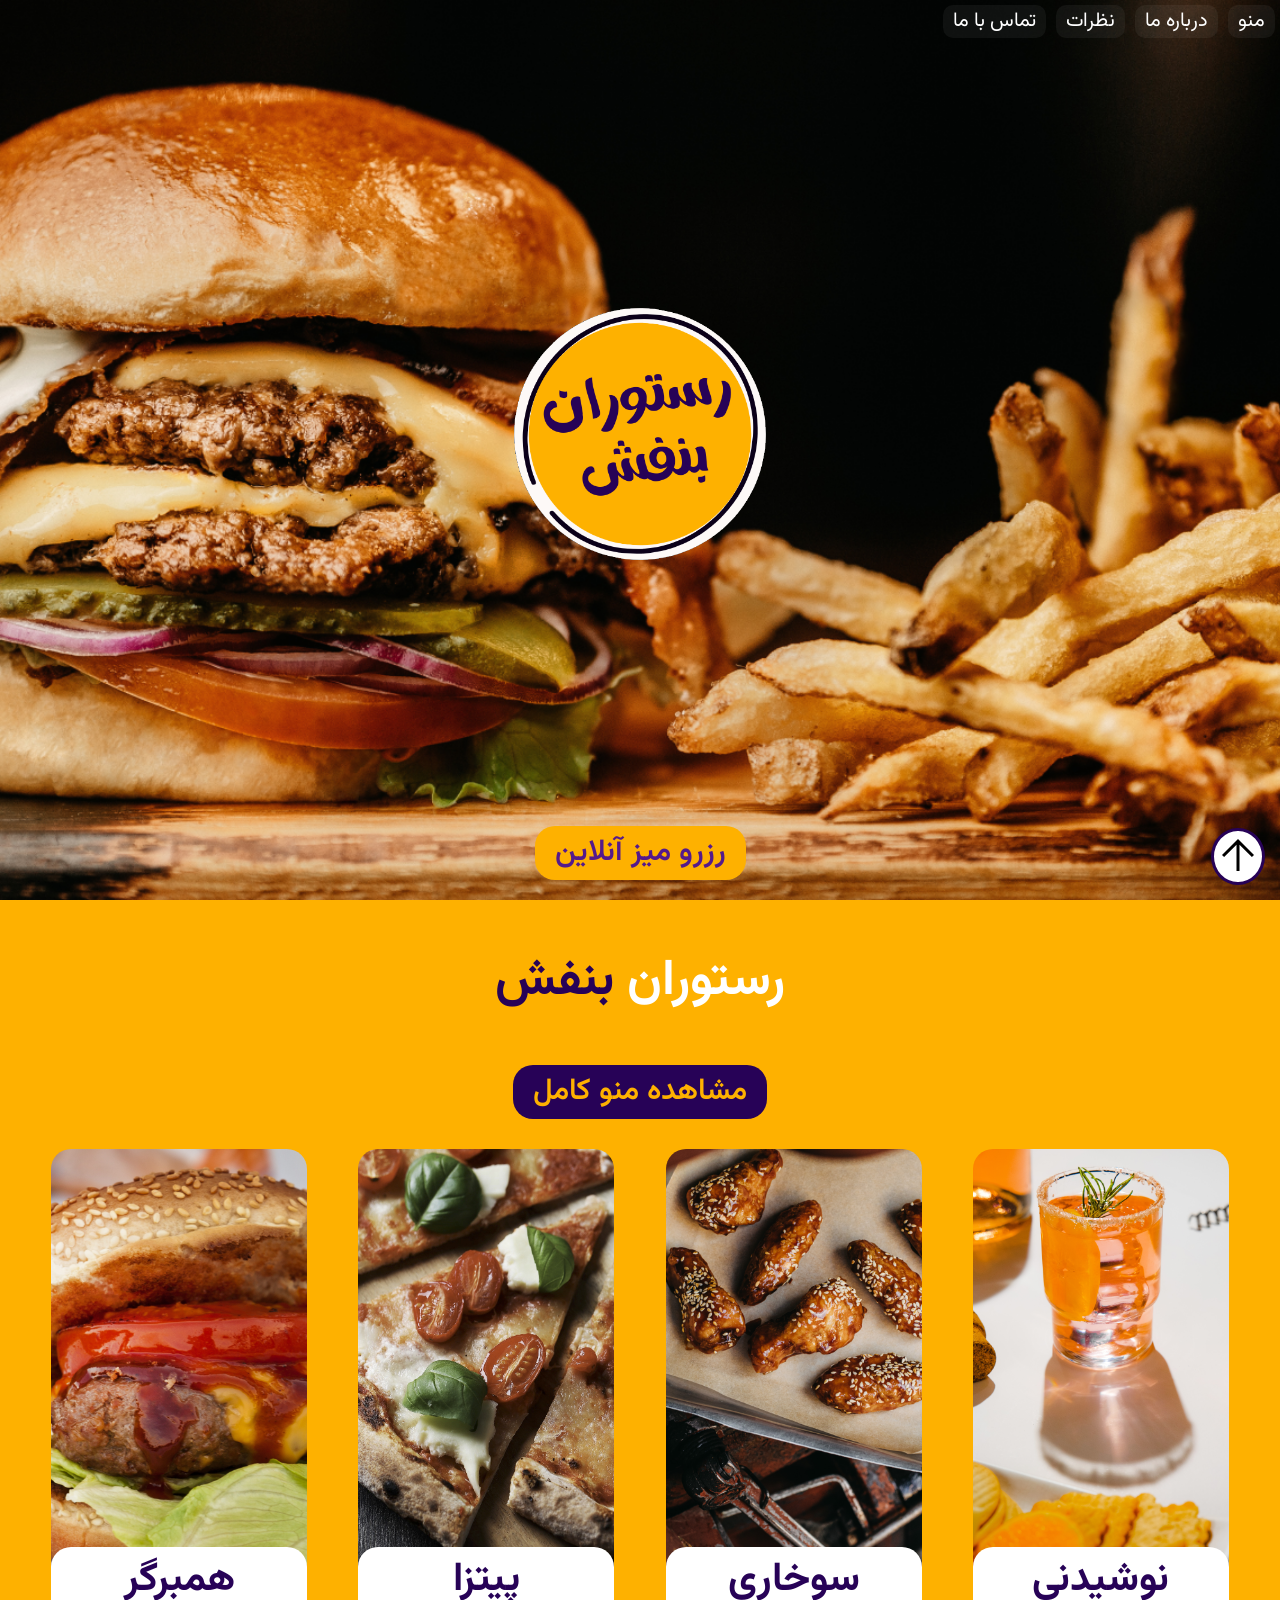
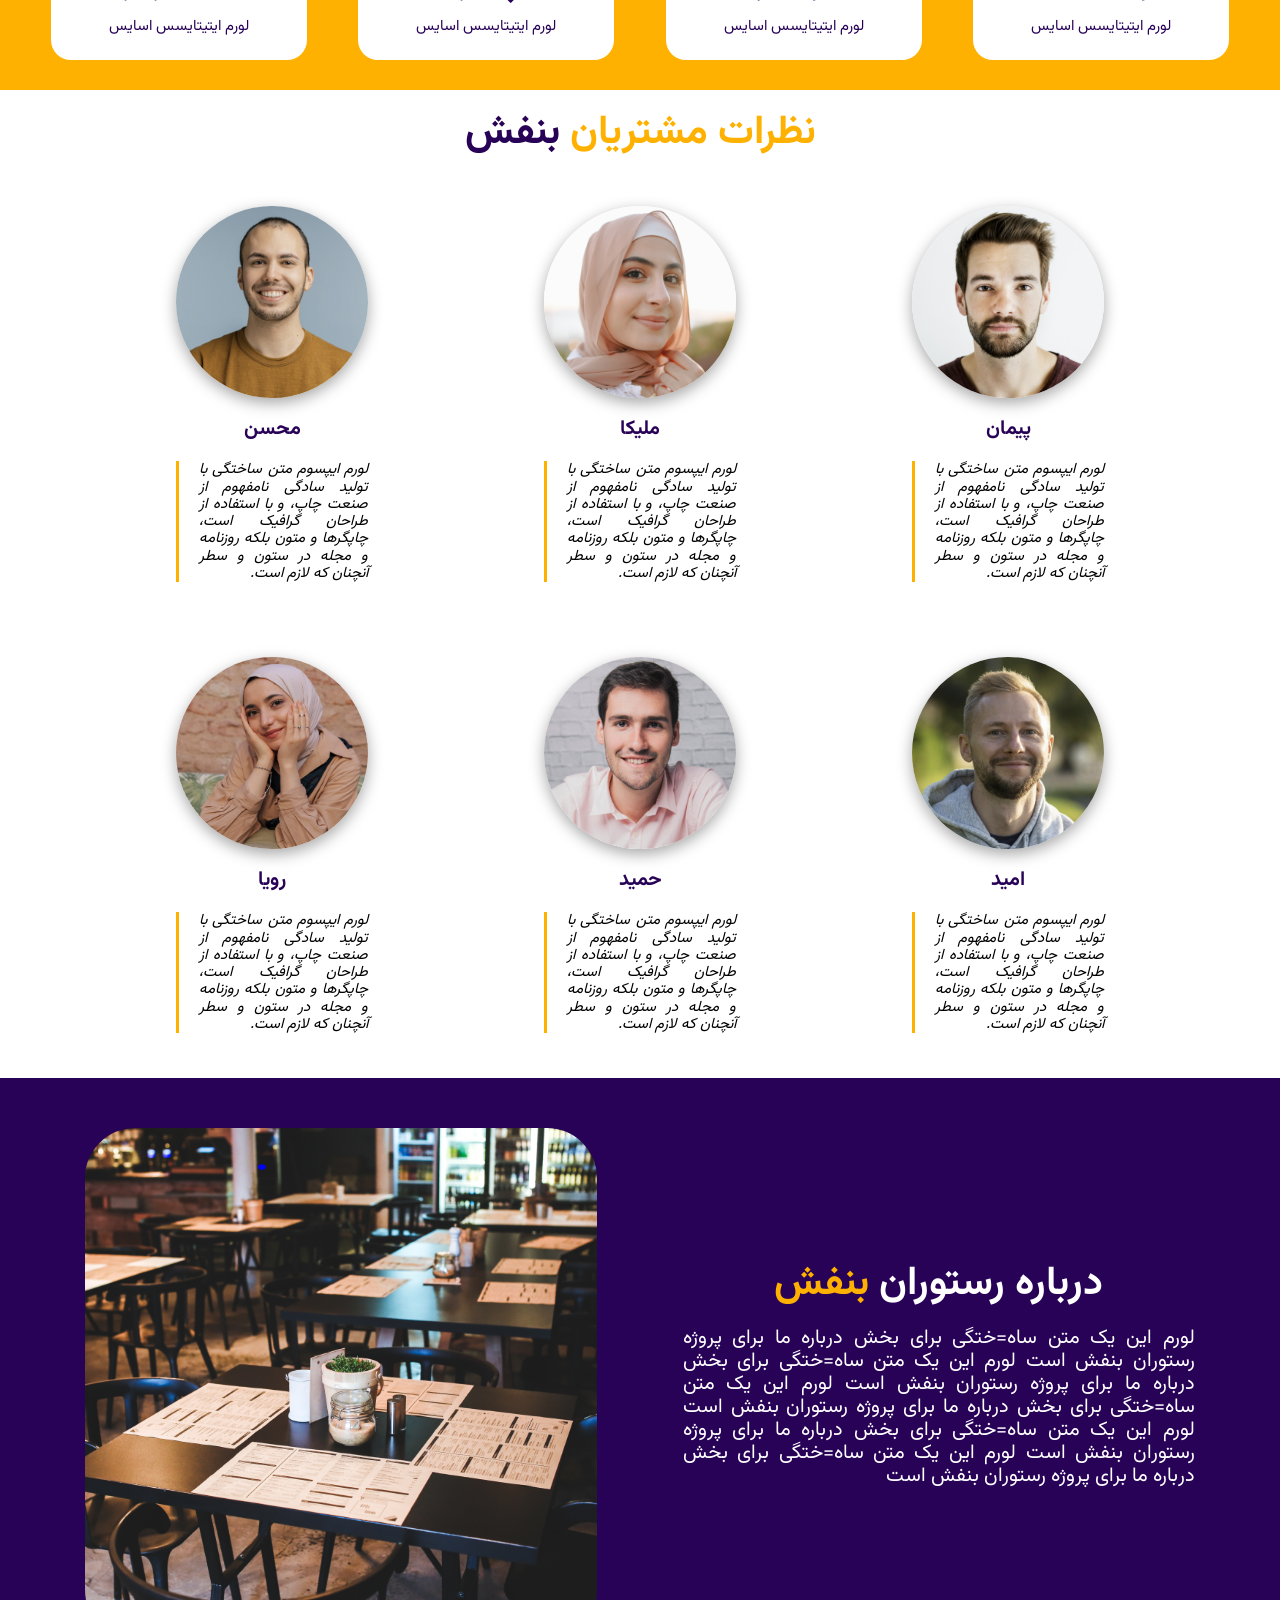
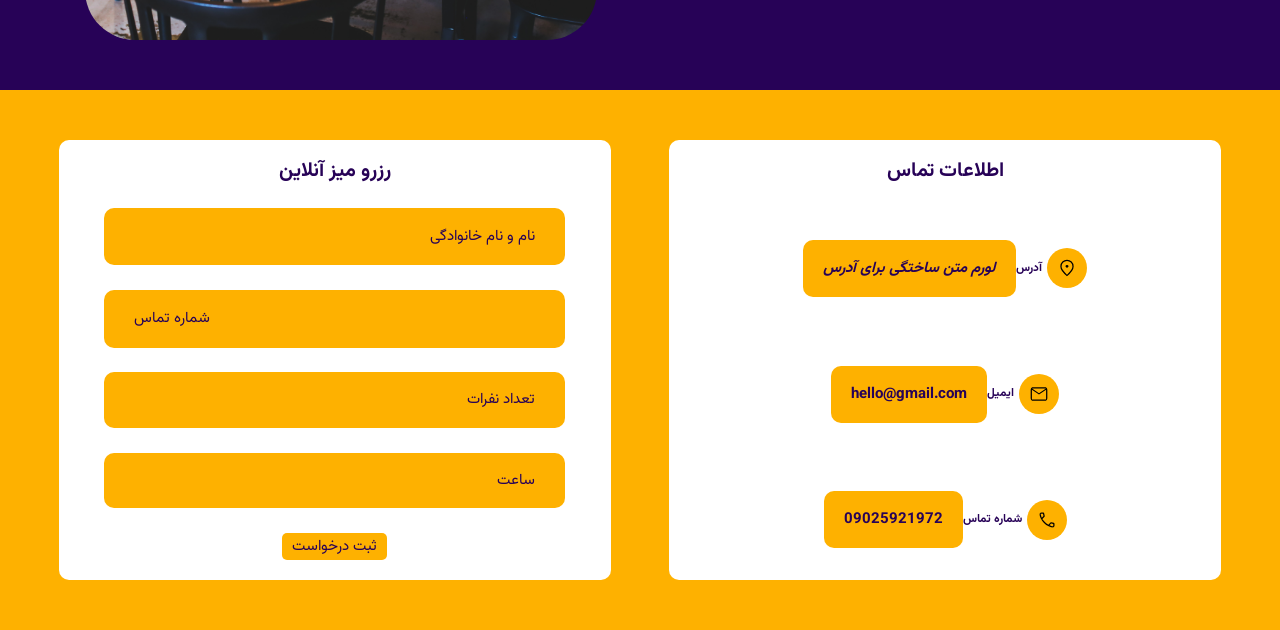
<file: banafsh-restuan/index.html>
<!DOCTYPE html>
<html lang="fa" dir="rtl">
  <head>
    <meta charset="UTF-8" />
    <meta name="viewport" content="width=device-width, initial-scale=1.0" />
    <title>پروژه</title>
    <link rel="stylesheet" href="./styles/style.css" />
    <link rel="stylesheet" href="./styles/normalize.css" />
    <link rel="shortcut icon" href="./images/fav.png" type="image/x-icon" />
  </head>
  <body>
    <header class="header" id="header">
      <nav class="navbar">
        <img src="./images/menu.png" alt="" class="burger" id="burger" />
        <a href="#menu" class="nav-item">منو</a>
        <a href="#about-us" class="nav-item">درباره ما</a>
        <a href="#comments" class="nav-item">نظرات</a>
        <a href="#footer" class="nav-item">تماس با ما</a>
      </nav>
      <img src="./images/banafsh-logo.png" alt="logo" class="logo" />
      <a href="" class="button">رزرو میز آنلاین</a>
    </header>
    <main>
      <section class="menu" id="menu">
        <h1>
          رستوران
          <span class="purple">بنفش</span>
        </h1>
        <a href="" class="button button-purple">مشاهده منو کامل </a>
        <div class="menu-items">
          <figure class="menu-item">
            <img
              src="./images/drink.png"
              class="menu-item-image"
              alt="نوشیدنی"
            />
            <figcaption class="menu-item-text">
              <h2>نوشیدنی</h2>
              <p>لورم ایتیتایسس اسایس</p>
            </figcaption>
          </figure>
          <figure class="menu-item">
            <img
              src="./images/barbecue.png"
              class="menu-item-image"
              alt="سوخاری"
            />
            <figcaption class="menu-item-text">
              <h2>سوخاری</h2>
              <p>لورم ایتیتایسس اسایس</p>
            </figcaption>
          </figure>
          <figure class="menu-item">
            <img src="./images/pizza.png" class="menu-item-image" alt="پیتزا" />
            <figcaption class="menu-item-text">
              <h2>پیتزا</h2>
              <p>لورم ایتیتایسس اسایس</p>
            </figcaption>
          </figure>
          <figure class="menu-item">
            <img
              src="./images/burger.png"
              class="menu-item-image"
              alt="همبرگر"
            />
            <figcaption class="menu-item-text">
              <h2>همبرگر</h2>
              <p>لورم ایتیتایسس اسایس</p>
            </figcaption>
          </figure>
        </div>
      </section>
      <section class="comments" id="comments">
        <h2>
          نظرات مشتریان
          <span class="purple">بنفش</span>
        </h2>
        <div class="comment-items" id="comment-items"></div>
      </section>
      <section class="about-us" id="about-us">
        <div class="about-us-text">
          <h2>
            درباره رستوران
            <span class="yellow">بنفش</span>
          </h2>
          <p>
            لورم این یک متن ساه=ختگی برای بخش درباره ما برای پروژه رستوران بنفش
            است لورم این یک متن ساه=ختگی برای بخش درباره ما برای پروژه رستوران
            بنفش است لورم این یک متن ساه=ختگی برای بخش درباره ما برای پروژه
            رستوران بنفش است لورم این یک متن ساه=ختگی برای بخش درباره ما برای
            پروژه رستوران بنفش است لورم این یک متن ساه=ختگی برای بخش درباره ما
            برای پروژه رستوران بنفش است
          </p>
        </div>
        <img
          src="./images/banafsh.png"
          class="about-us-img"
          alt="رستوران بنفش"
        />
      </section>
    </main>
    <footer class="footer" id="footer">
      <section class="contact-us">
        <h2>اطلاعات تماس</h2>
        <div class="contact-us-items">
          <h3 class="contact-us-title">
            <img src="./images/location.svg" alt="آدرس" />
            آدرس
            <address>لورم متن ساختگی برای آدرس</address>
          </h3>
        </div>
        <div class="contact-us-items">
          <h3 class="contact-us-title">
            <img src="./images/mail.svg" alt="ایمیل" />
            ایمیل
            <a href="mailt00:hello@gmail.com">hello@gmail.com</a>
          </h3>
        </div>
        <div class="contact-us-items">
          <h3 class="contact-us-title">
            <img src="./images/phone.svg" alt=" شماره تماس" />
            شماره تماس
            <a href="tel:09025921972">09025921972</a>
          </h3>
        </div>
      </section>
      <form id="form" class="form">
        <h2>رزرو میز آنلاین</h2>
        <input
          type="text"
          name="name"
          id="name"
          placeholder="نام و نام خانوادگی"
          title="نام و نام خانوادگی"
          autocomplete="off"
          class="input"
        />
        <input
          type="tel"
          name="phone"
          id="phone"
          placeholder="شماره تماس "
          title="شماره تماس "
          autocomplete="off"
          class="input"
        />
        <select title="تعداد نفرات" name="number" class="input" id="number">
          <option value="">تعداد نفرات</option>
          <option value="1">1</option>
          <option value="2">2</option>
        </select>
        <select title="ساعت" name="time" class="input" id="time">
          <option value="">ساعت</option>
          <option value="13">13</option>
          <option value="14">14</option>
        </select>
        <input type="submit" value="ثبت درخواست" class="form-button" />
      </form>
    </footer>
    <div class="popup-hide" id="popup">
      <div class="popup-massage">
        <h2>
          تخفیف ویژه رستوران
          <span class="purple">بنفش</span>
        </h2>
        <a href="#footer" class="button button-yellow"
          >برای دریافت کد تخفیف کلیک کنید</a
        >
      </div>
    </div>
    <a href="#header" class="float">
      <img src="./images/arrow.svg" alt="arrow" />
    </a>
    <script src="./index.js"></script>
  </body>
</html>
</file>
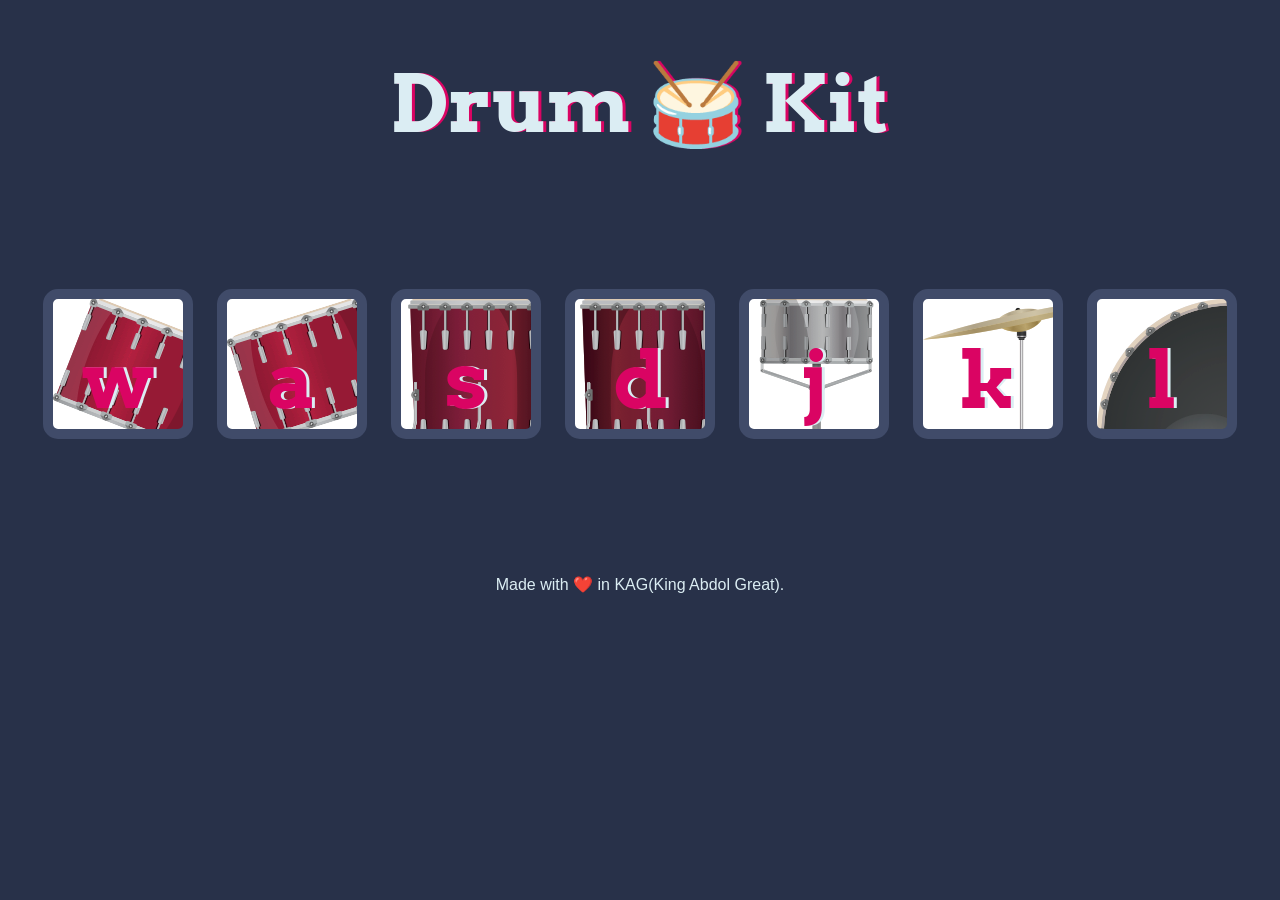
<file: Drum Kit Starting Files/index.html>
<!DOCTYPE html>
<html lang="en" dir="ltr">
  <head>
    <meta charset="utf-8" />
    <title>Drum Kit</title>
    <link rel="stylesheet" href="styles.css" />
    <link
      href="https://fonts.googleapis.com/css?family=Arvo"
      rel="stylesheet"
    />
  </head>

  <body>
    <h1 id="title">Drum 🥁 Kit</h1>
    <div class="set">
      <button class="w drum">w</button>
      <button class="a drum">a</button>
      <button class="s drum">s</button>
      <button class="d drum">d</button>
      <button class="j drum">j</button>
      <button class="k drum">k</button>
      <button class="l drum">l</button>
    </div>

    <footer>Made with ❤️ in KAG(King Abdol Great).</footer>
    <script src="./index.js"></script>
  </body>
</html>
</file>
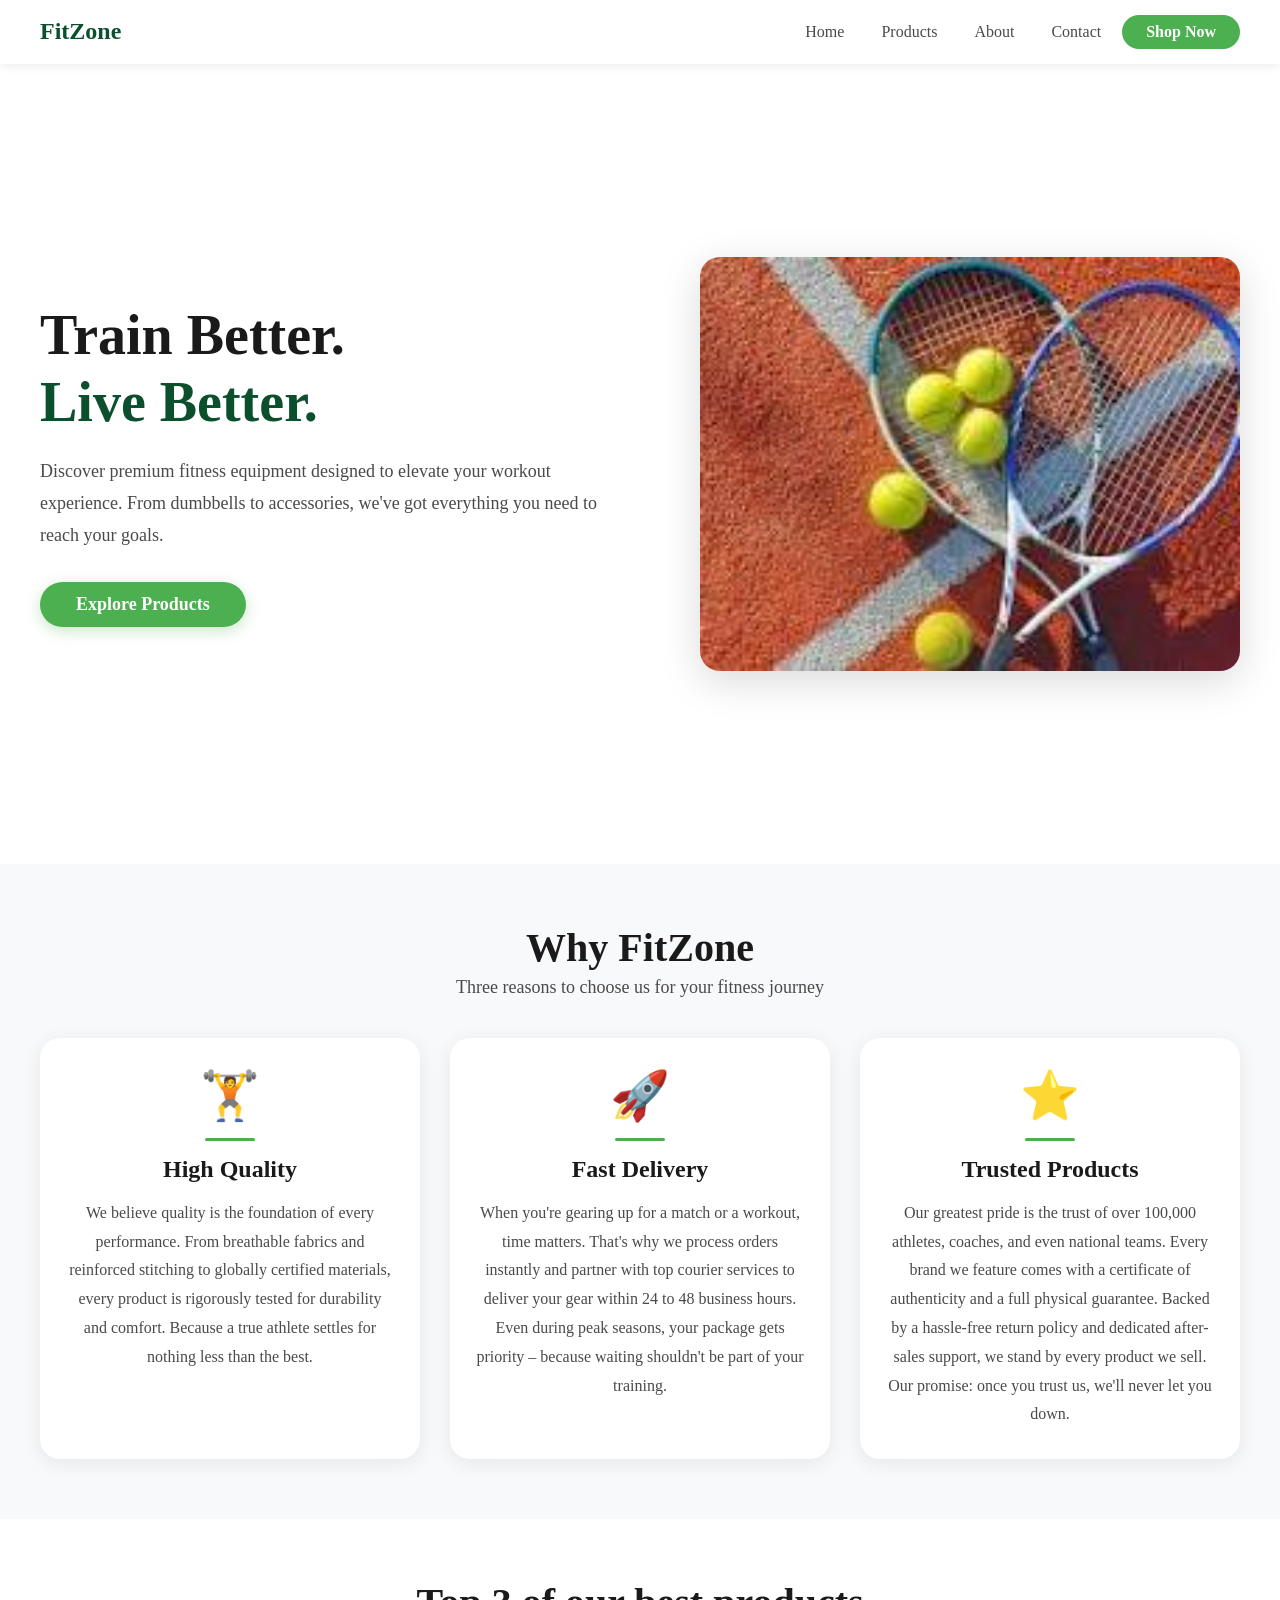
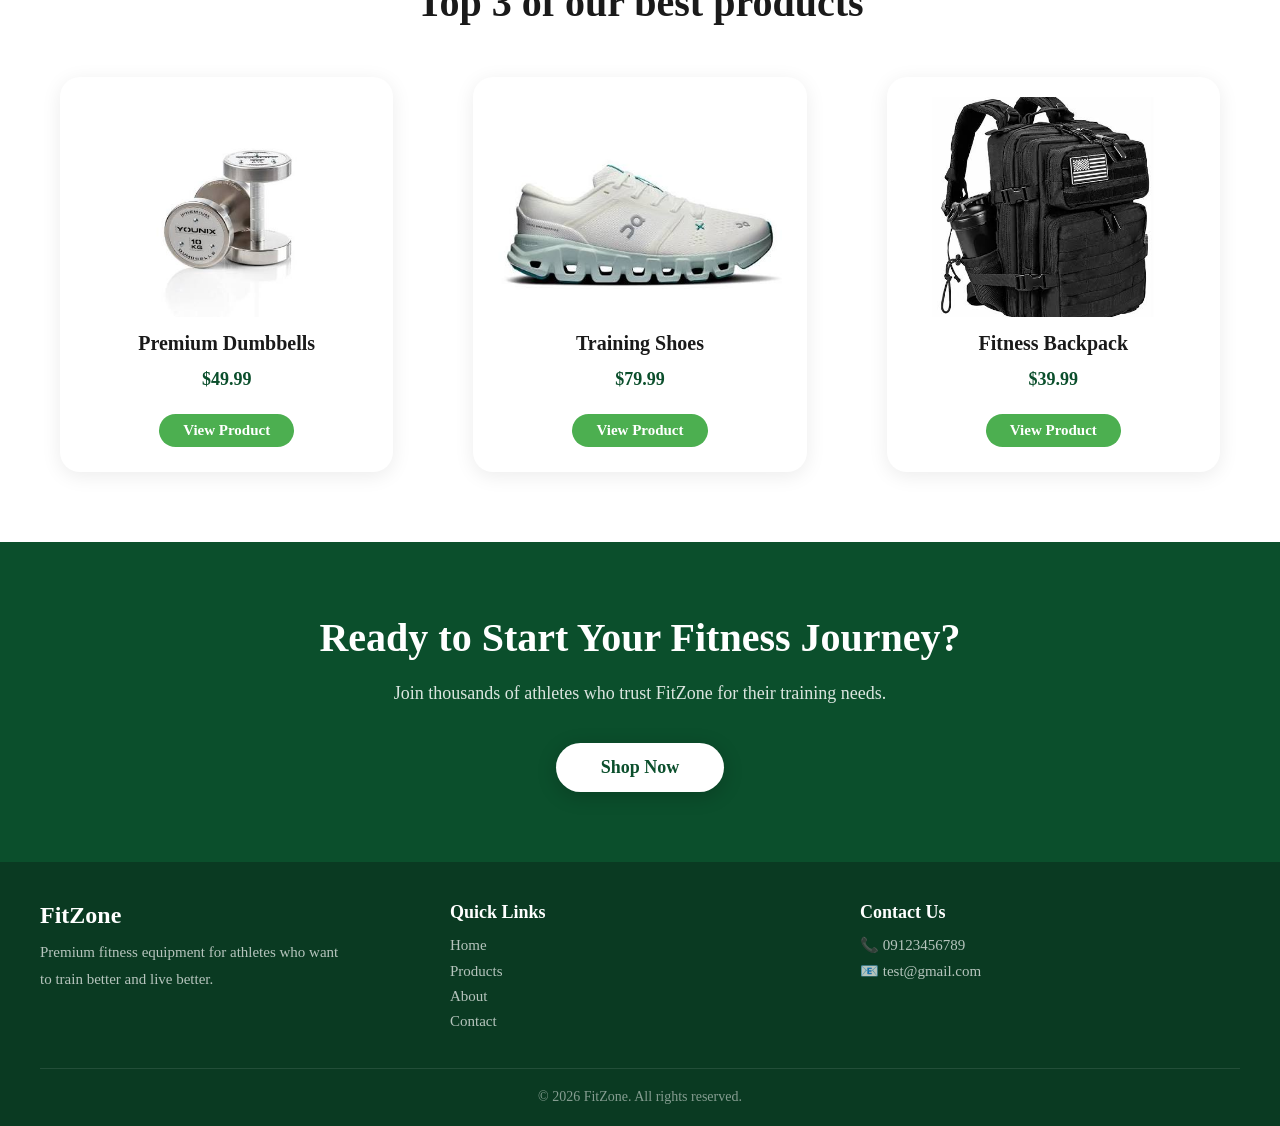
<file: FitZone/index.html>
<!DOCTYPE html>
<html lang="en">
  <head>
    <meta charset="UTF-8" />
    <meta name="viewport" content="width=device-width, initial-scale=1.0" />
    <link rel="stylesheet" href="./style/normalize.css" />
    <link rel="stylesheet" href="./style/style.css" />
    <title>FitZone</title>
  </head>
  <body>
    <header class="header">
      <nav class="navbar">
        <div class="nav-left">
          <h3 class="brand">FitZone</h3>
        </div>
        <div class="nav-right">
          <a href="#hero" class="nav-link">Home</a>
          <a href="#Products" class="nav-link">Products</a>
          <a href="#footer" class="nav-link">About</a>
          <a href="#footer" class="nav-link">Contact</a>
          <button class="btn-shop" type="button">Shop Now</button>
        </div>
      </nav>
    </header>
    <main class="main">
      <section class="hero" id="hero">
        <div class="hero-text">
          <h1>Train Better.<br /><span>Live Better.</span></h1>
          <p>
            Discover premium fitness equipment designed to elevate your workout
            experience. From dumbbells to accessories, we've got everything you
            need to reach your goals.
          </p>
          <button type="button" class="btn-hero">Explore Products</button>
        </div>
        <div class="hero-image">
          <img
            src="./images/HeroImg.jpg"
            alt="FitZone - Premium Fitness Equipment"
          />
        </div>
      </section>
      <section class="why">
        <div class="why-header">
          <h2>Why FitZone</h2>
          <p class="why-subtitle">
            Three reasons to choose us for your fitness journey
          </p>
        </div>
        <div class="why-cards">
          <div class="why-card">
            <div class="why-icon">🏋️</div>
            <h3>High Quality</h3>
            <p>
              We believe quality is the foundation of every performance. From
              breathable fabrics and reinforced stitching to globally certified
              materials, every product is rigorously tested for durability and
              comfort. Because a true athlete settles for nothing less than the
              best.
            </p>
          </div>
          <div class="why-card">
            <div class="why-icon">🚀</div>
            <h3>Fast Delivery</h3>
            <p>
              When you're gearing up for a match or a workout, time matters.
              That's why we process orders instantly and partner with top
              courier services to deliver your gear within 24 to 48 business
              hours. Even during peak seasons, your package gets priority –
              because waiting shouldn't be part of your training.
            </p>
          </div>
          <div class="why-card">
            <div class="why-icon">⭐</div>
            <h3>Trusted Products</h3>
            <p>
              Our greatest pride is the trust of over 100,000 athletes, coaches,
              and even national teams. Every brand we feature comes with a
              certificate of authenticity and a full physical guarantee. Backed
              by a hassle-free return policy and dedicated after-sales support,
              we stand by every product we sell. Our promise: once you trust us,
              we'll never let you down.
            </p>
          </div>
        </div>
      </section>
      <section class="Products" id="Products">
        <div class="Products-header">
          <h2>Top 3 of our best products</h2>
        </div>
        <div class="Products-cards">
          <figure class="Products-card">
            <img
              src="./images/Premium Dumbbells.jpg"
              alt="Premium Dumbbells"
              class="Products-card-image"
            />
            <div class="Products-card-info">
              <h3 class="Products-card-name">Premium Dumbbells</h3>
              <p class="Products-card-price">$49.99</p>
              <button type="button" class="Products-card-btn">
                View Product
              </button>
            </div>
          </figure>

          <figure class="Products-card">
            <img
              src="./images/Training Shoes.jpg"
              alt="Training Shoes"
              class="Products-card-image"
            />
            <div class="Products-card-info">
              <h3 class="Products-card-name">Training Shoes</h3>
              <p class="Products-card-price">$79.99</p>
              <button type="button" class="Products-card-btn">
                View Product
              </button>
            </div>
          </figure>

          <figure class="Products-card">
            <img
              src="./images/Fitness Backpack.jpg"
              alt="Fitness Backpack"
              class="Products-card-image"
            />
            <div class="Products-card-info">
              <h3 class="Products-card-name">Fitness Backpack</h3>
              <p class="Products-card-price">$39.99</p>
              <button type="button" class="Products-card-btn">
                View Product
              </button>
            </div>
          </figure>
        </div>
      </section>
      <section class="cta">
        <div class="cta-content">
          <h2>Ready to Start Your Fitness Journey?</h2>
          <p>
            Join thousands of athletes who trust FitZone for their training
            needs.
          </p>
          <button type="button" class="btn-cta">Shop Now</button>
        </div>
      </section>
    </main>
    <footer class="footer" id="footer">
      <div class="footer-container">
        <!-- ستون اول: برند -->
        <div class="footer-col">
          <h3 class="footer-brand">FitZone</h3>
          <p class="footer-desc">
            Premium fitness equipment for athletes who want to train better and
            live better.
          </p>
        </div>

        <!-- ستون دوم: لینک‌ها -->
        <div class="footer-col">
          <h4 class="footer-title">Quick Links</h4>
          <ul class="footer-links">
            <li><a href="#hero">Home</a></li>
            <li><a href="#Products">Products</a></li>
            <li><a href="#why">About</a></li>
            <li><a href="#footer">Contact</a></li>
          </ul>
        </div>

        <!-- ستون سوم: اطلاعات تماس -->
        <div class="footer-col">
          <h4 class="footer-title">Contact Us</h4>
          <p class="footer-contact">📞 09123456789</p>
          <p class="footer-contact">📧 test@gmail.com</p>
        </div>
      </div>

      <!-- کپی‌رایت -->
      <div class="footer-bottom">
        <p>&copy; 2026 FitZone. All rights reserved.</p>
      </div>
    </footer>
  </body>
</html>
</file>
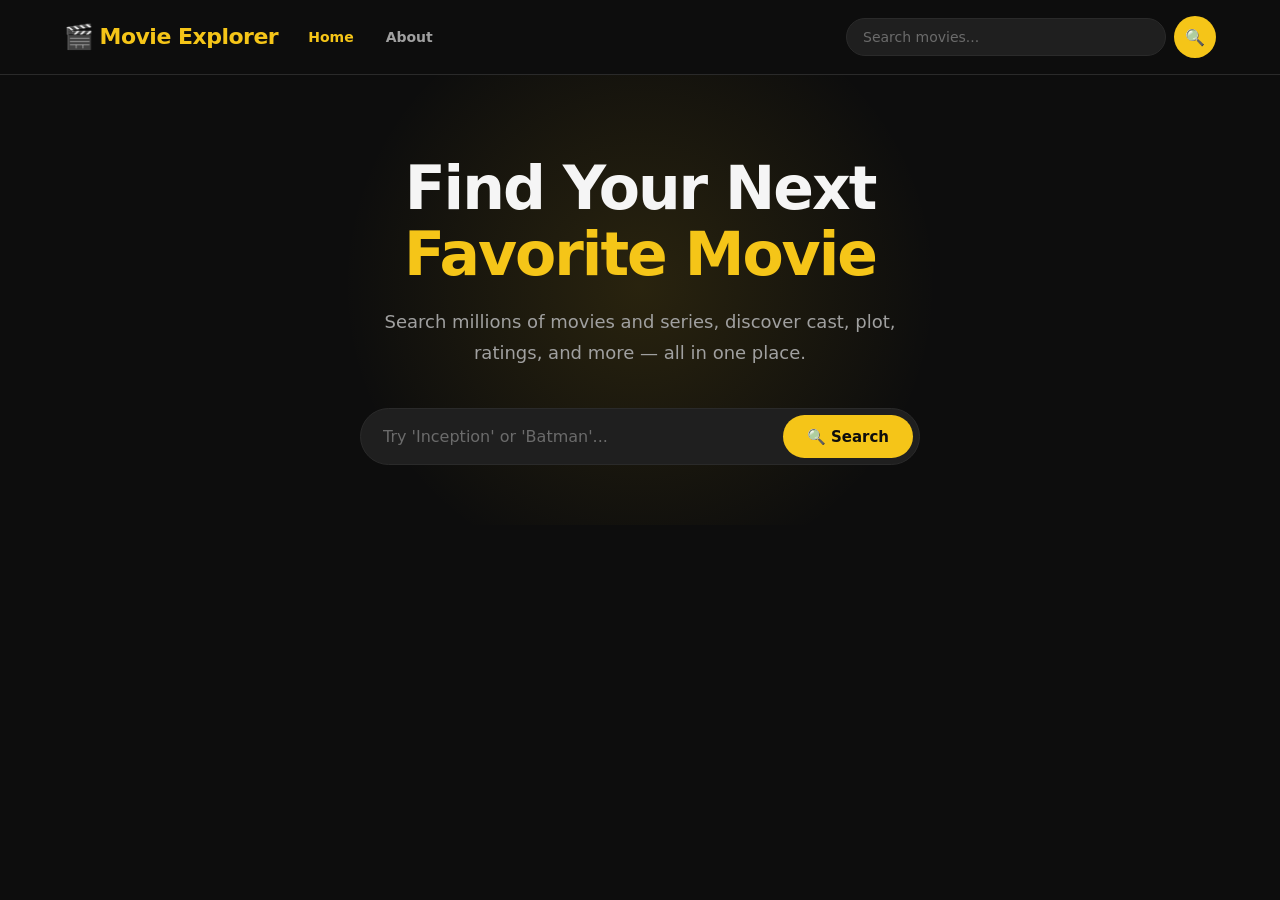
<file: Movie Explorer/index.html>
<!DOCTYPE html>
<html lang="en">
  <head>
    <meta charset="UTF-8" />
    <meta name="viewport" content="width=device-width, initial-scale=1.0" />
    <title>Movie Explorer</title>
    <link rel="stylesheet" href="style.css" />
  </head>
  <body>
    <header class="header">
      <nav class="navbar">
        <div class="nav-left">
          <a href="#" class="brandName">
            <span class="brand-icon">🎬</span>
            Movie Explorer
          </a>
        </div>

        <nav class="nav-center">
          <a href="#" class="nav-link active">Home</a>
          <a href="#" class="nav-link">About</a>
        </nav>

        <div class="nav-right" id="nav-right">
          <input
            type="search"
            id="search-input"
            placeholder="Search movies..."
            autocomplete="off"
          />
          <button
            type="button"
            class="search-btn"
            id="headerSearch"
            aria-label="Search"
          >
            🔍
          </button>
        </div>
      </nav>
    </header>

    <main class="main">
      <!-- HERO -->
      <section class="hero" id="hero">
        <div class="hero-content">
          <h1 class="hero-title">
            Find Your Next
            <span class="hero-highlight">Favorite Movie</span>
          </h1>
          <p class="hero-subtitle">
            Search millions of movies and series, discover cast, plot, ratings,
            and more — all in one place.
          </p>

          <form class="hero-search" id="hero-search-form">
            <input
              type="search"
              id="hero-search-input"
              placeholder="Try 'Inception' or 'Batman'..."
              autocomplete="off"
            />
            <button type="submit" class="btn btn-primary">🔍 Search</button>
          </form>
        </div>
      </section>

      <!-- STATUS (loading / empty / error) -->
      <div id="status" class="status hidden">
        <div class="status-message" id="status-message"><p></p></div>
      </div>

      <!-- MOVIE GRID -->
      <div id="movie-grid" class="movie-grid"></div>

      <!-- MODAL -->
      <div id="modal" class="modal hidden">
        <div class="modal-overlay" data-close></div>
        <div class="modal-content">
          <button class="modal-close" data-close aria-label="Close">✕</button>
          <div class="modal-body" id="modal-body"></div>
        </div>
      </div>
    </main>

    <script src="script.js" defer></script>
  </body>
</html>
</file>
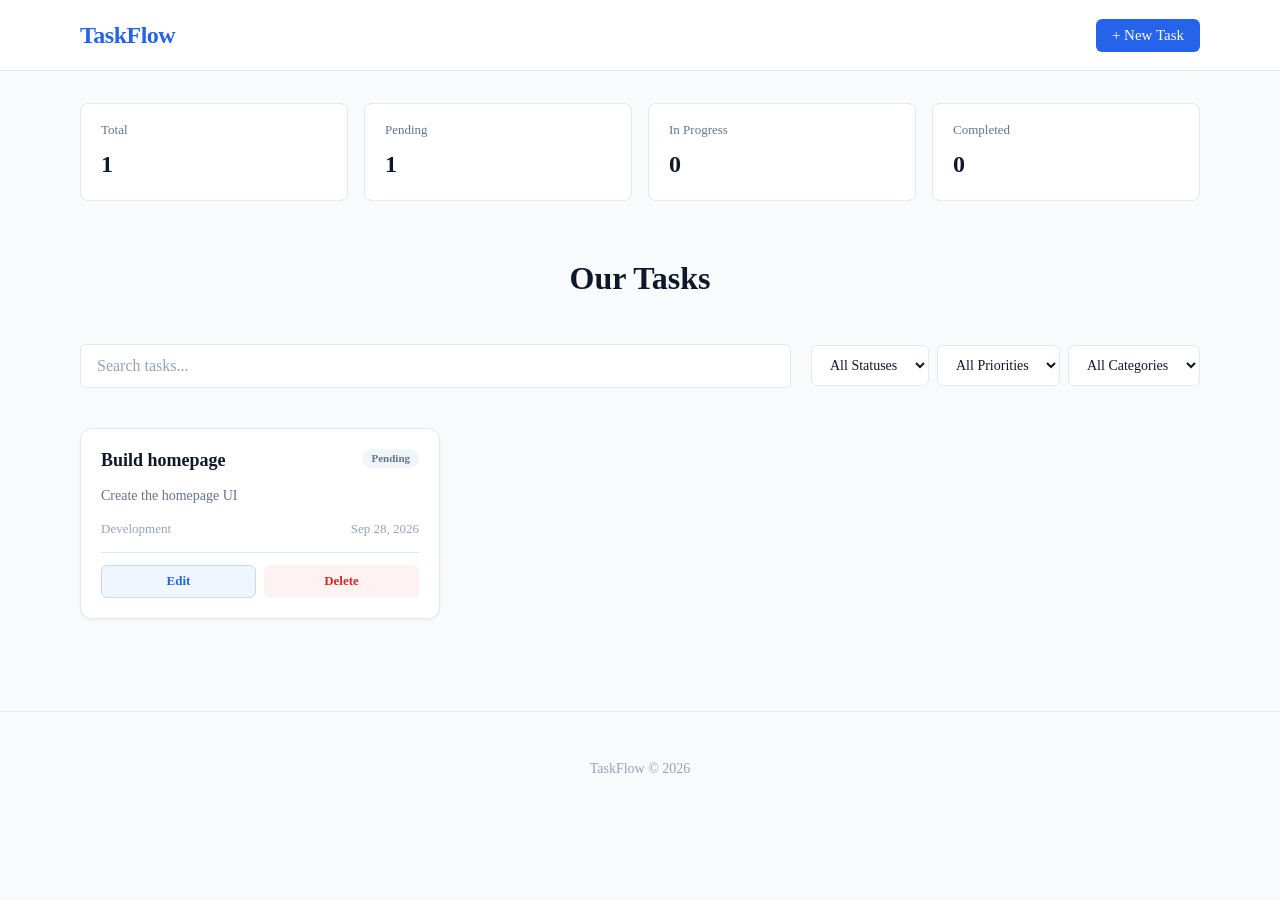
<file: TaskFlow/index.html>
<!DOCTYPE html>
<html lang="en">
  <head>
    <meta charset="UTF-8" />
    <meta name="viewport" content="width=device-width, initial-scale=1.0" />
    <title>TaskFlow</title>
    <link rel="stylesheet" href="./css/normalize.css" />
    <link rel="stylesheet" href="./css/style.css" />
  </head>
  <body>
    <!-- ===== HEADER ===== -->
    <header class="header">
      <nav class="header__nav">
        <a href="#" class="header__brand">TaskFlow</a>
        <button type="button" class="header__btn" id="new-task-btn">
          + New Task
        </button>
      </nav>
    </header>
    <div class="overlay" id="task-form-overlay">
      <section class="task-form-modal" role="dialog" aria-label="New Task">
        <header class="new-task-header">
          <h2 id="modal-title">New Task</h2>
          <button class="sabad-close" id="task-form-close">×</button>
        </header>

        <form class="task-form" id="task-form">
          <label>
            Title
            <input type="text" id="task-title" required />
          </label>

          <label>
            Description
            <textarea id="task-description"></textarea>
          </label>

          <label>
            Category
            <select id="task-category">
              <option value="development">Development</option>
              <option value="design">Design</option>
              <option value="marketing">Marketing</option>
              <option value="personal">Personal</option>
            </select>
          </label>

          <label>
            Priority
            <select id="task-priority">
              <option value="low">Low</option>
              <option value="medium">Medium</option>
              <option value="high">High</option>
            </select>
          </label>

          <label>
            Due Date
            <input type="date" id="task-due-date" />
          </label>

          <button type="submit" id="submit-task">Save Task</button>
        </form>
      </section>
    </div>
    <!-- ===== MAIN ===== -->
    <main class="main">
      <!-- آمار -->
      <section class="stats" aria-label="Task statistics">
        <div class="stat">
          <span class="stat__label">Total</span>
          <strong class="stat__value" id="stat-total">0</strong>
        </div>
        <div class="stat">
          <span class="stat__label">Pending</span>
          <strong class="stat__value" id="stat-pending">0</strong>
        </div>
        <div class="stat">
          <span class="stat__label">In Progress</span>
          <strong class="stat__value" id="stat-progress">0</strong>
        </div>
        <div class="stat">
          <span class="stat__label">Completed</span>
          <strong class="stat__value" id="stat-completed">0</strong>
        </div>
      </section>

      <!-- لیست Taskها -->
      <section class="tasks" id="tasks" aria-label="Tasks list">
        <h2 class="section-title">Our Tasks</h2>

        <!-- Toolbar: جستجو + فیلترها -->
        <div class="tasks__toolbar">
          <input
            type="search"
            id="search-input"
            class="search"
            placeholder="Search tasks..."
            aria-label="Search tasks"
          />

          <div class="filters">
            <select
              id="filter-status"
              name="status"
              class="filter"
              aria-label="Filter by status"
            >
              <option value="all">All Statuses</option>
              <option value="pending">Pending</option>
              <option value="progress">In Progress</option>
              <option value="completed">Completed</option>
            </select>

            <select
              id="filter-priority"
              name="priority"
              class="filter"
              aria-label="Filter by priority"
            >
              <option value="all">All Priorities</option>
              <option value="low">Low</option>
              <option value="medium">Medium</option>
              <option value="high">High</option>
            </select>

            <select
              id="filter-category"
              name="category"
              class="filter"
              aria-label="Filter by category"
            >
              <option value="all">All Categories</option>
              <option value="development">Development</option>
              <option value="design">Design</option>
              <option value="marketing">Marketing</option>
              <option value="personal">Personal</option>
            </select>
          </div>
        </div>

        <!-- Grid کارت‌ها -->
        <div class="tasks__grid" id="tasks-grid">
          <!-- کارت‌ها با JS تزریق می‌شن -->
        </div>

        <!-- Empty State -->
        <p class="no-results" id="no-results" hidden>No tasks found.</p>
      </section>
    </main>

    <!-- ===== FOOTER ===== -->
    <footer class="footer">
      <p>TaskFlow &copy; 2026</p>
    </footer>

    <script src="./index.js"></script>
  </body>
</html>
</file>
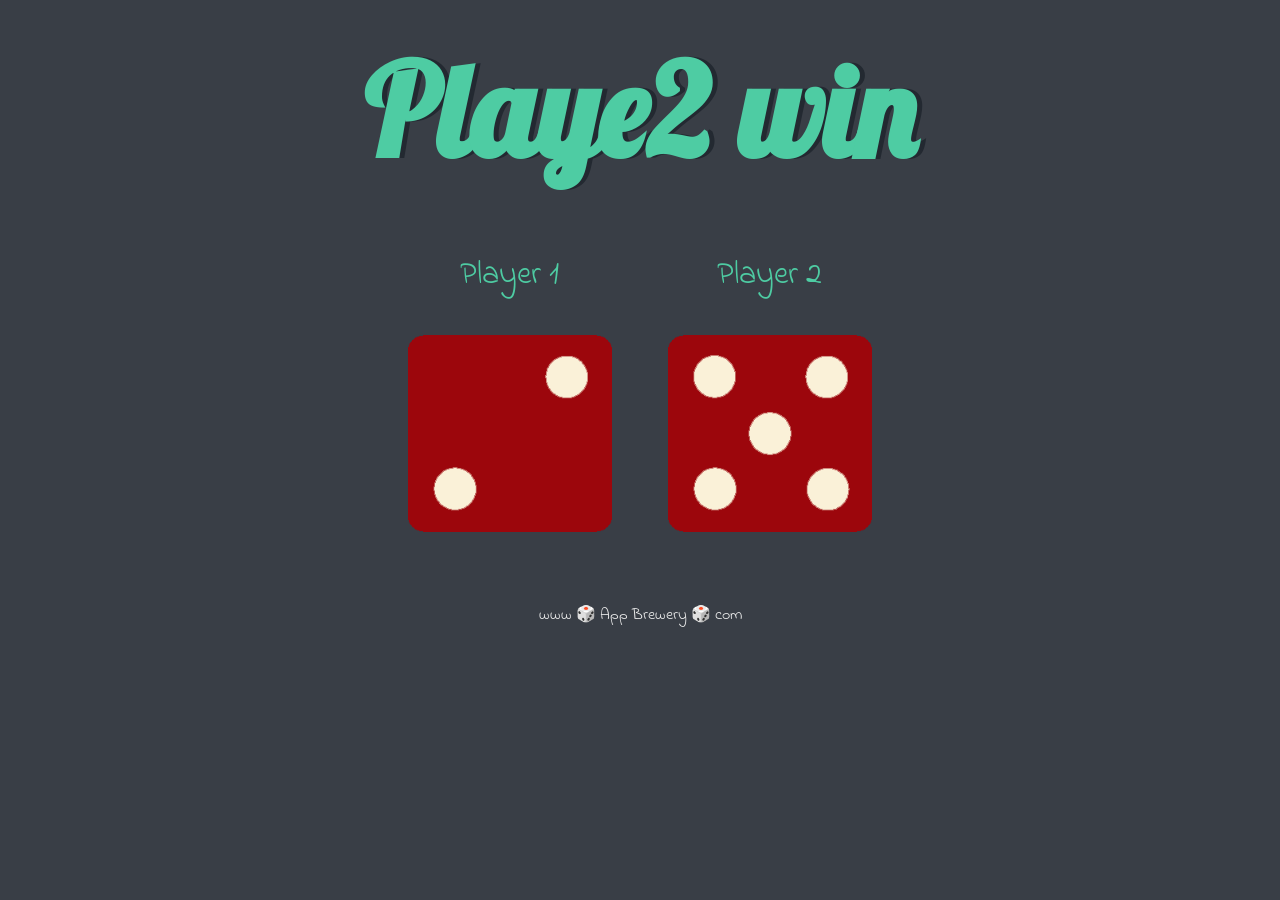
<file: random Tas/dicee.html>
<!DOCTYPE html>
<html lang="en" dir="ltr">
  <head>
    <meta charset="utf-8" />
    <title>Dicee</title>
    <link rel="stylesheet" href="styles.css" />
    <link
      href="https://fonts.googleapis.com/css?family=Indie+Flower|Lobster"
      rel="stylesheet"
    />
  </head>
  <body>
    <div class="container">
      <h1>Refresh Me</h1>

      <div class="dice">
        <p>Player 1</p>
        <img class="img1" src="./images/dice6.png" />
      </div>

      <div class="dice">
        <p>Player 2</p>
        <img class="img2" src="./images/dice6.png" />
      </div>
    </div>

    <footer>www 🎲 App Brewery 🎲 com</footer>
    <script src="./index.js"></script>
  </body>
</html>
</file>
<file: banafsh-restuan/styles/style.css>
@font-face {
  font-family: vazir;
  src: url(../fonts/Vazirmatn-VariableFont_wght.ttf);
}

:root {
  --Purple: #270257;
  --Yellow: #feb100;
  --Black: #000000;
  --White: #ffffff;
  --Nav-button: rgba(255, 255, 255, 0.05);
  --Nav-hover: rgba(255, 255, 255, 0.1);
  --popuo: rgba(0, 0, 0, 0.5);
}
html {
  font-size: 62.5%;
  scroll-behavior: smooth;
}

body {
  font-family: vazir, Arial, Helvetica, sans-serif;
  background-color: yellow;
}
a {
  text-decoration: none;
}

.yellow {
  color: var(--Yellow);
}
.purple {
  color: var(--Purple);
}
h1,
h2 {
  font-size: 4rem;
  margin: 0;
}
p {
  font-size: 1.5rem;
}
.header {
  display: flex;
  flex-direction: column;
  width: 100%;
  height: 100vh;
  align-items: center;
  justify-content: space-between;
  background: url(../images/banner.png);
  background-repeat: no-repeat;
  background-size: cover;
}

.navbar {
  width: 100%;
  display: flex;
  justify-items: flex-start;
  align-items: center;
}
.nav-item {
  color: var(--White);
  background-color: var(--Nav-button);
  margin: 0.5rem;
  font-size: 2rem;
  padding: 0.5rem 1rem;
  border-radius: 1rem;
  transition: 0.2s ease-in-out;
}
.nav-item:hover {
  background-color: var(--Nav-hover);
  transform: translateY(0.2rem);
}

.burger {
  background-color: var(--White);
  height: 5rem;
  width: 5rem;
  border-radius: 50%;
  margin: 1.5rem;
  padding: 0.25rem;
  display: none;
}
.logo {
  width: 30rem;
}
.button {
  background-color: var(--Yellow);
  border: var(--Purple);
  border-radius: 2rem;
  padding: 1rem 2rem;
  font-size: 3rem;
  font-weight: 600;
  transition: 0.2s ease-in-out;
}
.header .button {
  margin-bottom: 2rem;
}
.button-purple {
  background-color: var(--Purple);
  color: var(--Yellow);
}
.button:hover,
.button-purple:hover {
  background-color: var(--White);
  transform: translateY(-0.2rem);
}

.menu {
  background-color: var(--Yellow);
  display: flex;
  flex-direction: column;
  align-items: center;
  justify-content: space-between;
}
.menu h1 {
  font-size: 5rem;
  padding: 2rem;
  color: var(--White);
}
.menu-items {
  width: 100%;
  display: grid;
  grid-template-columns: 20% 20% 20% 20%;
  justify-content: space-evenly;
  align-content: space-between;
}
.menu-item {
  display: flex;
  flex-direction: column;
  justify-content: space-between;
  transition: 0.2s ease-in-out;
  margin: 3rem 0;
}
.menu-item:hover {
  transform: scale(1.02);
}
.menu-item-text {
  background-color: var(--White);
  color: var(--Purple);
  text-align: center;
  border-radius: 2rem;
  padding: 1rem;
  box-sizing: border-box;
}
.menu-item-image {
  border-radius: 2rem;
  margin-bottom: -5rem;
}

.comments {
  background-color: var(--White);
  display: flex;
  flex-direction: column;
  align-items: center;
  justify-content: space-between;
}
.comments h2 {
  color: var(--Yellow);
  text-align: center;
  padding: 2rem;
}

.comment-items {
  width: 100%;
  display: grid;
  grid-template-columns: 15% 15% 15%;
  justify-content: space-evenly;
  align-content: space-between;
}

.comment-item {
  display: flex;
  flex-direction: column;
  justify-content: space-between;
  margin: 3rem 0;
}

.comment-item-animation {
  animation: comments 0.5s;
}

@keyframes comments {
  from {
    opacity: 0;
    animation: translateX(-5rem);
  }
  to {
    opacity: 1;
    animation: translateX(0);
  }
}
.comment-item-image {
  border-radius: 50%;
  box-shadow: rgba(0, 0, 0, 0.35) 0rem 0.5rem 1.5rem;
}
.comment-item-text h3 {
  text-align: center;
  font-size: 2rem;
  color: var(--Purple);
}
.comment-item-text p {
  text-align: justify;
  font-style: italic;
  border-left: 0.3rem solid var(--Yellow);
  padding-left: 2rem;
}

.about-us {
  display: flex;
  flex-direction: row;
  justify-content: space-evenly;
  align-items: center;
  background-color: var(--Purple);
  color: var(--White);
  padding: 5rem 0;
}
.about-us-img {
  border-radius: 5rem;
  width: 40%;
}
.about-us-text {
  width: 40%;
  text-align: center;
}
.about-us-text p {
  text-align: justify;
  font-size: 2rem;
}

.footer {
  color: var(--Purple);
  background-color: var(--Yellow);
  display: flex;
  flex-direction: row;
  justify-content: space-evenly;
  align-items: center;
  padding: 5rem 0;
}

.footer h2 {
  font-size: 2rem;
}

.contact-us,
.form {
  width: 40%;
  height: 40rem;
  display: flex;
  flex-direction: column;
  justify-content: space-between;
  align-items: center;
  background-color: var(--White);
  padding: 2rem;
  border-radius: 1rem;
}

.contact-us-items {
  display: flex;
  flex-direction: column;
  align-items: center;
  width: 100%;
}
.contact-us-title {
  display: flex;
  flex-direction: row;
  align-items: center;
}
.contact-us-title img {
  width: 2rem;
  margin-left: 0.5rem;
  background-color: var(--Yellow);
  border-radius: 50%;
  padding: 1rem;
}
.contact-us-items a,
.contact-us-items address {
  color: var(--Purple);
  background-color: var(--Yellow);
  padding: 2rem;
  box-sizing: border-box;
  text-align: center;
  border-radius: 1rem;
  cursor: pointer;
  font-size: 1.5rem;
  transition: 0.2s ease-in-out;
}
.contact-us-items a:hover,
.contact-us-items address:hover {
  background-color: var(--Purple);
  color: var(--White);
}
.input {
  border: none;
  background-color: var(--Yellow);
  color: var(--Purple);
  padding: 2rem;
  box-sizing: border-box;
  text-indent: 1rem;
  border-radius: 1rem;
  width: 90%;
  font-size: 1.5rem;
  transition: 0.2s ease-in-out;
}
.form select {
  padding: 1.9rem 2rem;
  appearance: none;
}
.input::placeholder {
  color: var(--Purple);
}
.input:focus {
  outline: none;
  background-color: var(--Purple);
  color: var(--White);
}
.form-button {
  border: none;
  color: var(--Purple);
  background-color: var(--Yellow);
  padding: 0.5rem 1rem;
  border-radius: 0.5rem;
  cursor: pointer;
  font-size: 1.5rem;
  transition: 0.2s ease-in-out;
}
.form-button:hover {
  background-color: var(--Purple);
  color: var(--White);
}
.float {
  position: fixed;
  bottom: 1.5rem;
  right: 1.5rem;
  background-color: var(--White);
  border: solid var(--Purple);
  border-radius: 50%;
}

/* popup */

.popup-hide {
  display: none;
}
.popup {
  position: fixed;
  width: 100%;
  height: 100vh;
  bottom: 0;
  display: flex;
  justify-content: center;
  align-content: center;
  background-color: var(--popuo);
  animation: fadeIn 1s;
}

.popup-massage {
  width: 50%;
  height: 40vh;
  background-color: var(--White);
  border: solid var(--Purple);
  color: var(--Yellow);
  border-radius: 1rem;
  padding: 1rem;
  text-align: center;
  display: flex;
  flex-direction: column;
  justify-content: space-evenly;
  align-items: center;
  animation: fadeIn 1s;
}

@media only screen and (max-width: 600px) {
  .header {
    background: url(../images/banner-mobile.png);
    background-size: cover;
  }
  .nav-item {
    display: none;
  }
  .nav-item-show {
    display: flex;
    animation: burger 1s;
  }
  @keyframes burger {
    from {
      opacity: 0;
    }
    to {
      opacity: 1;
    }
  }
  .burger {
    display: flex;
  }
  .logo {
    width: 20rem;
  }
}
@media only screen and (max-width: 992px) {
  .menu-items {
    grid-template-columns: 40% 40%;
  }
  .comment-items {
    grid-template-columns: 30% 30%;
  }
}
@media only screen and (max-width: 600px) {
  .menu-items {
    grid-template-columns: 90%;
  }
  .comment-items {
    grid-template-columns: 50%;
  }
}
@media only screen and (max-width: 992px) {
  .about-us {
    flex-direction: column;
    padding: 2rem 0;
  }
  .about-us-img,
  .about-us-text {
    width: 90%;
  }
}
@media only screen and (max-width: 768px) {
  .footer {
    flex-direction: column;
  }
  .contact-us,
  .form {
    width: 80%;
  }
  .contact-us {
    margin-bottom: 2rem;
  }
}

@keyframes fadeIn {
  from {
    opacity: 0;
  }
  to {
    opacity: 1;
  }
}
</file>
<file: Drum Kit Starting Files/styles.css>
body {
  text-align: center;
  background-color: #283149;
}

h1 {
  font-size: 5rem;
  color: #dbedf3;
  font-family: "Arvo", cursive;
  text-shadow: 3px 0 #da0463;
}

footer {
  color: #dbedf3;
  font-family: sans-serif;
}

.w {
  background: url(./images/tom1.png);
}

.a {
  background: url(./images/tom2.png);
}

.s {
  background: url(./images/tom3.png);
}

.d {
  background: url(./images/tom4.png);
}

.j {
  background: url(./images/snare.png);
}

.k {
  background: url(./images/crash.png);
}

.l {
  background: url(./images/kick.png);
}

.set {
  margin: 10% auto;
}

.game-over {
  background-color: red;
  opacity: 0.8;
}

.pressed {
  box-shadow: 0 3px 4px 0 #dbedf3;
  opacity: 0.5;
}

.red {
  color: red;
}

.drum {
  outline: none;
  border: 10px solid #404b69;
  font-size: 5rem;
  font-family: "Arvo", cursive;
  line-height: 2;
  font-weight: 900;
  color: #da0463;
  text-shadow: 3px 0 #dbedf3;
  border-radius: 15px;
  display: inline-block;
  width: 150px;
  height: 150px;
  text-align: center;
  margin: 10px;
  background-color: white;
  transition: ease-in-out;
}
.drum:active {
  transform: translateY(-10px);
}
</file>
<file: FitZone/style/style.css>
/* style.css */
html {
  font-size: 62.5%;
  scroll-behavior: smooth;
}
a {
  text-decoration: none;
}
:root {
  /* ===== رنگ‌های اصلی برند ===== */
  --color-primary: #0b4f2c; /* سبز تیره - رنگ اصلی برند */
  --color-primary-dark: #0a3a22; /* سبز خیلی تیره - برای فوتر و پس‌زمینه‌های تیره */
  --color-primary-light: #2e7d32; /* سبز متوسط - رنگ ثانویه */

  /* ===== رنگ‌های اکشن و دکمه‌ها ===== */
  --color-accent: #4caf50; /* سبز روشن - برای دکمه‌ها و هایلایت */
  --color-accent-hover: #388e3c; /* سبز پررنگ‌تر - برای هوور دکمه‌ها */

  /* ===== رنگ‌های متن ===== */
  --color-text-primary: #1a1a1a; /* تقریباً مشکی - برای تیترها و متن اصلی */
  --color-text-secondary: #4a4a4a; /* خاکستری متوسط - برای توضیحات و متن‌های فرعی */
  --color-text-light: #ffffff; /* سفید - برای متن روی پس‌زمینه‌های تیره */
  --color-text-muted: #888888; /* خاکستری روشن - برای متن‌های کم‌اهمیت‌تر */

  /* ===== رنگ‌های پس‌زمینه ===== */
  --color-bg-primary: #ffffff; /* سفید - پس‌زمینه اصلی */
  --color-bg-secondary: #f8f9fa; /* سفید-خاکستری بسیار کم - برای بخش‌های متناوب */
  --color-bg-dark: #0a3a22; /* سبز خیلی تیره - برای فوتر و بخش‌های تیره */
  --color-bg-accent: #4caf50; /* سبز روشن - برای CTA و بخش‌های ویژه */

  /* ===== رنگ‌های حاشیه و کارت ===== */
  --color-border: #e0e0e0; /* خاکستری خیلی کم - برای حاشیه‌ها */
  --color-shadow: rgba(0, 0, 0, 0.08); /* سایه ملایم برای کارت‌ها */
  --color-shadow-hover: rgba(0, 0, 0, 0.15); /* سایه پررنگ‌تر برای هوور */

  /* ===== رنگ‌های وضعیت ===== */
  --color-success: #4caf50; /* سبز - برای موفقیت */
  --color-warning: #ffc107; /* زرد - برای هشدار */
  --color-danger: #dc3545; /* قرمز - برای خطا */

  /* ===== رنگ‌های لینک ===== */
  --color-link: #0b4f2c; /* سبز تیره - لینک‌ها */
  --color-link-hover: #4caf50; /* سبز روشن - لینک‌ها در حالت هوور */
}
body {
  background-color: var(--color-bg-primary);
}
/* ===== HEADER ===== */
.header {
  background-color: var(--color-bg-primary);
  padding: 1.5rem 4rem;
  box-shadow: 0 2px 10px var(--color-shadow);
  position: sticky;
  top: 0;
  z-index: 1000;
}

.navbar {
  display: flex;
  justify-content: space-between;
  align-items: center;
  max-width: 100%;
  margin: 0 auto;
}

/* ===== بخش چپ ===== */
.nav-left {
  display: flex;
  align-items: center;
}

.brand {
  font-size: 2.4rem;
  font-weight: 700;
  color: var(--color-primary);
  margin: 0;
}

/* ===== بخش راست ===== */
.nav-right {
  display: flex;
  align-items: center;
  gap: 0.5rem;
}

.nav-link {
  font-size: 1.6rem;
  padding: 0.8rem 1.6rem;
  color: var(--color-text-secondary);
  transition: 0.3s ease;
  border-radius: 0.5rem;
  cursor: pointer;
}

.nav-link:hover {
  color: var(--color-primary);
  background-color: var(--color-bg-secondary);
}

/* ===== دکمه Shop Now ===== */
.btn-shop {
  font-size: 1.6rem;
  padding: 0.8rem 2.4rem;
  background-color: var(--color-accent);
  color: var(--color-text-light);
  border: none;
  border-radius: 3rem;
  cursor: pointer;
  transition: 0.3s ease;
  font-weight: 600;
}

.btn-shop:hover {
  background-color: var(--color-accent-hover);
  transform: scale(1.05);
}

/* ===== ریسپانسیو موبایل ===== */
@media only screen and (max-width: 768px) {
  .header {
    padding: 1rem 2rem;
  }

  .navbar {
    flex-direction: column;
    gap: 1rem;
  }

  .nav-right {
    flex-wrap: wrap;
    justify-content: center;
    gap: 0.3rem;
  }

  .nav-link {
    font-size: 1.4rem;
    padding: 0.5rem 1rem;
  }

  .btn-shop {
    font-size: 1.4rem;
    padding: 0.6rem 1.8rem;
  }
}
/* main */
.main {
  display: flex;
  flex-direction: column;
  justify-content: space-evenly;
}
/* ===== HERO SECTION ===== */
.hero {
  display: flex;
  justify-content: space-between;
  align-items: center;
  max-width: 1200px;
  margin: 0 auto;
  padding: 4rem 2rem;
  min-height: 80vh;
  gap: 4rem;
  background-color: var(--color-bg-primary);
}

/* ===== سمت چپ: متن ===== */
.hero-text {
  flex: 1;
  max-width: 55%;
}

.hero-text h1 {
  font-size: 5.6rem;
  font-weight: 800;
  color: var(--color-text-primary);
  margin: 0 0 1.5rem 0;
  line-height: 1.2;
}

.hero-text h1 span {
  color: var(--color-primary);
}

.hero-text p {
  font-size: 1.8rem;
  color: var(--color-text-secondary);
  line-height: 1.8;
  margin-bottom: 3rem;
  max-width: 90%;
}

/* ===== دکمه Hero ===== */
.btn-hero {
  font-size: 1.8rem;
  padding: 1.2rem 3.6rem;
  background-color: var(--color-accent);
  color: var(--color-text-light);
  border: none;
  border-radius: 5rem;
  cursor: pointer;
  transition: 0.3s ease;
  font-weight: 700;
  box-shadow: 0 4px 15px rgba(76, 175, 80, 0.3);
}

.btn-hero:hover {
  background-color: var(--color-accent-hover);
  transform: translateY(-3px);
  box-shadow: 0 6px 25px rgba(76, 175, 80, 0.4);
}

.btn-hero:active {
  transform: scale(0.96);
}

/* ===== سمت راست: تصویر ===== */
.hero-image {
  flex: 1;
  max-width: 45%;
  display: flex;
  justify-content: center;
  align-items: center;
}

.hero-image img {
  width: 100%;
  height: auto;
  max-height: 500px;
  object-fit: cover;
  border-radius: 2rem;
  box-shadow: 0 10px 40px var(--color-shadow-hover);
}

/* ===== ریسپانسیو تبلت ===== */
@media only screen and (max-width: 992px) {
  .hero {
    padding: 3rem 2rem;
    min-height: auto;
    gap: 3rem;
  }

  .hero-text h1 {
    font-size: 4rem;
  }

  .hero-text p {
    font-size: 1.6rem;
    max-width: 100%;
  }

  .btn-hero {
    font-size: 1.6rem;
    padding: 1rem 3rem;
  }
}

/* ===== ریسپانسیو موبایل ===== */
@media only screen and (max-width: 768px) {
  .hero {
    flex-direction: column-reverse;
    padding: 2rem 1.5rem;
    gap: 2rem;
  }

  .hero-text {
    max-width: 100%;
    text-align: center;
  }

  .hero-text h1 {
    font-size: 3.2rem;
  }

  .hero-text p {
    font-size: 1.5rem;
    max-width: 100%;
  }

  .hero-image {
    max-width: 100%;
    width: 100%;
  }

  .hero-image img {
    max-height: 300px;
    border-radius: 1.5rem;
  }

  .btn-hero {
    font-size: 1.5rem;
    padding: 0.9rem 2.8rem;
  }
}

@media only screen and (max-width: 480px) {
  .hero-text h1 {
    font-size: 2.6rem;
  }

  .hero-text p {
    font-size: 1.4rem;
  }

  .hero-image img {
    max-height: 220px;
  }
}

/* ===== WHY FITZONE SECTION ===== */
.why {
  padding: 6rem 2rem;
  background-color: var(--color-bg-secondary);
  text-align: center;
}

.why-header {
  margin-bottom: 4rem;
}

.why h2 {
  font-size: 4rem;
  font-weight: 800;
  color: var(--color-text-primary);
  margin: 0 0 0.5rem 0;
  line-height: 1.2;
}

.why h2 span {
  color: var(--color-primary);
}

.why-subtitle {
  font-size: 1.8rem;
  color: var(--color-text-secondary);
  margin: 0;
}

.why-cards {
  display: flex;
  justify-content: center;
  gap: 3rem;
  max-width: 1200px;
  margin: 0 auto;
}

.why-card {
  background-color: var(--color-bg-primary);
  border-radius: 2rem;
  padding: 3rem 2.5rem;
  width: 30%;
  box-shadow: 0 4px 20px var(--color-shadow);
  transition: 0.3s ease;
  text-align: center;
}

.why-card:hover {
  transform: translateY(-8px);
  box-shadow: 0 8px 40px var(--color-shadow-hover);
}

.why-icon {
  font-size: 4.8rem;
  margin-bottom: 1.5rem;
  display: block;
}

.why-card h3 {
  font-size: 2.4rem;
  font-weight: 700;
  color: var(--color-text-primary);
  margin: 0 0 1.5rem 0;
}

.why-card h3::before {
  content: "";
  display: block;
  width: 50px;
  height: 3px;
  background-color: var(--color-accent);
  margin: 0 auto 1.5rem auto;
  border-radius: 3px;
}

.why-card p {
  font-size: 1.6rem;
  color: var(--color-text-secondary);
  line-height: 1.8;
  margin: 0;
  max-width: 100%;
}

/* ===== ریسپانسیو تبلت ===== */
@media only screen and (max-width: 992px) {
  .why {
    padding: 4rem 2rem;
  }

  .why h2 {
    font-size: 3.2rem;
  }

  .why-cards {
    gap: 2rem;
    flex-wrap: wrap;
  }

  .why-card {
    width: 45%;
    padding: 2.5rem 2rem;
  }

  .why-card h3 {
    font-size: 2rem;
  }

  .why-card p {
    font-size: 1.5rem;
  }
}

/* ===== ریسپانسیو موبایل ===== */
@media only screen and (max-width: 768px) {
  .why {
    padding: 3rem 1.5rem;
  }

  .why h2 {
    font-size: 2.8rem;
  }

  .why-subtitle {
    font-size: 1.5rem;
  }

  .why-cards {
    flex-direction: column;
    gap: 2rem;
  }

  .why-card {
    width: 100%;
    max-width: 400px;
    margin: 0 auto;
    padding: 2rem 1.5rem;
  }

  .why-icon {
    font-size: 3.6rem;
  }

  .why-card h3 {
    font-size: 1.8rem;
  }

  .why-card p {
    font-size: 1.4rem;
  }
}
/* Products */

.Products {
  padding: 6rem 2rem;
  text-align: center;
}
.Products-header {
  margin-bottom: 4rem;
}
.Products-header h2 {
  font-size: 4rem;
  font-weight: 800;
  color: var(--color-text-primary);
  margin: 0 0 0.5rem 0;
  line-height: 1.2;
}
.Products-cards {
  display: flex;
  justify-content: space-evenly;
}
.Products-card {
  width: 30%;
  background-color: var(--color-bg-primary);
  border-radius: 2rem;
  padding: 2rem 1.5rem 2.5rem;
  box-shadow: 0 4px 20px var(--color-shadow);
  transition: 0.3s ease;
  display: flex;
  flex-direction: column;
  align-items: center;
  height: 100%;
  min-height: 35rem;
}

.Products-card:hover {
  transform: translateY(-8px);
  box-shadow: 0 8px 40px var(--color-shadow-hover);
}

.Products-card-image {
  border-radius: 1.5rem;
  width: 100%;
  height: 22rem;
  object-fit: cover;
  transition: 0.2s ease-in-out;
}

.Products-card-image:hover {
  transform: scale(1.02);
}

.Products-card-info {
  margin-top: 1.5rem;
  text-align: center;
  width: 100%;
  flex-grow: 1;
  display: flex;
  flex-direction: column;
  justify-content: space-between;
}

.Products-card-name {
  font-size: 2rem;
  font-weight: 700;
  color: var(--color-text-primary);
  margin: 0 0 0.5rem 0;
}

.Products-card-price {
  font-size: 1.8rem;
  font-weight: 600;
  color: var(--color-primary);
  margin: 0 0 1.5rem 0;
}

.Products-card-btn {
  font-size: 1.5rem;
  padding: 0.8rem 2.4rem;
  background-color: var(--color-accent);
  color: var(--color-text-light);
  border: none;
  border-radius: 3rem;
  cursor: pointer;
  transition: 0.3s ease;
  font-weight: 600;
  width: fit-content;
  margin: 0 auto;
}

.Products-card-btn:hover {
  background-color: var(--color-accent-hover);
  transform: scale(1.05);
}
/* ===== ریسپانسیو محصولات ===== */
@media only screen and (max-width: 992px) {
  .Products-cards {
    flex-wrap: wrap;
    gap: 2rem;
    justify-content: center;
  }

  .Products-card {
    width: 45%;
    min-height: 32rem;
  }

  .Products-card-image {
    height: 18rem;
  }
}

@media only screen and (max-width: 768px) {
  .Products {
    padding: 3rem 1.5rem;
  }

  .Products-header h2 {
    font-size: 2.8rem;
  }

  .Products-cards {
    flex-direction: column;
    align-items: center;
    gap: 2rem;
  }

  .Products-card {
    width: 100%;
    max-width: 400px;
    min-height: 30rem;
  }

  .Products-card-image {
    height: 16rem;
  }
}
/* ===== CTA SECTION ===== */
.cta {
  background-color: var(--color-primary);
  padding: 7rem 2rem;
  text-align: center;
  margin: 0;
}

.cta-content {
  max-width: 700px;
  margin: 0 auto;
}

.cta h2 {
  font-size: 4rem;
  font-weight: 800;
  color: var(--color-text-light);
  margin: 0 0 1.5rem 0;
  line-height: 1.3;
}

.cta p {
  font-size: 1.8rem;
  color: rgba(255, 255, 255, 0.85);
  margin: 0 0 3.5rem 0;
  line-height: 1.6;
}

.btn-cta {
  font-size: 1.8rem;
  padding: 1.4rem 4.5rem;
  background-color: var(--color-text-light);
  color: var(--color-primary);
  border: none;
  border-radius: 5rem;
  cursor: pointer;
  transition: 0.3s ease;
  font-weight: 700;
  box-shadow: 0 4px 20px rgba(0, 0, 0, 0.2);
}

.btn-cta:hover {
  transform: translateY(-4px) scale(1.02);
  box-shadow: 0 8px 35px rgba(0, 0, 0, 0.3);
  background-color: #f0f0f0;
}

.btn-cta:active {
  transform: scale(0.96);
}

/* ===== ریسپانسیو تبلت ===== */
@media only screen and (max-width: 992px) {
  .cta {
    padding: 5rem 2rem;
  }

  .cta h2 {
    font-size: 3.2rem;
  }

  .cta p {
    font-size: 1.6rem;
  }

  .btn-cta {
    font-size: 1.6rem;
    padding: 1.2rem 3.5rem;
  }
}

/* ===== ریسپانسیو موبایل ===== */
@media only screen and (max-width: 768px) {
  .cta {
    padding: 4rem 1.5rem;
  }

  .cta h2 {
    font-size: 2.6rem;
  }

  .cta p {
    font-size: 1.5rem;
    margin-bottom: 2.5rem;
  }

  .btn-cta {
    font-size: 1.5rem;
    padding: 1rem 3rem;
    width: 80%;
    max-width: 280px;
  }
}

@media only screen and (max-width: 480px) {
  .cta h2 {
    font-size: 2.2rem;
  }

  .cta p {
    font-size: 1.4rem;
  }

  .btn-cta {
    font-size: 1.4rem;
    padding: 0.9rem 2.5rem;
    width: 90%;
  }
}
/* ===== FOOTER ===== */
.footer {
  background-color: var(--color-primary-dark);
  color: var(--color-text-light);
  padding: 4rem 2rem 0;
}

.footer-container {
  display: flex;
  justify-content: space-between;
  max-width: 1200px;
  margin: 0 auto;
  padding-bottom: 3rem;
  border-bottom: 1px solid rgba(255, 255, 255, 0.1);
  flex-wrap: wrap;
  gap: 3rem;
}

.footer-col {
  flex: 1;
  min-width: 200px;
}

.footer-brand {
  font-size: 2.4rem;
  font-weight: 700;
  color: var(--color-text-light);
  margin: 0 0 1rem 0;
}

.footer-desc {
  font-size: 1.5rem;
  color: rgba(255, 255, 255, 0.7);
  line-height: 1.8;
  max-width: 300px;
  margin: 0;
}

.footer-title {
  font-size: 1.8rem;
  font-weight: 700;
  color: var(--color-text-light);
  margin: 0 0 1.5rem 0;
}

.footer-links {
  list-style: none;
  padding: 0;
  margin: 0;
}

.footer-links li {
  margin-bottom: 0.8rem;
}

.footer-links a {
  font-size: 1.5rem;
  color: rgba(255, 255, 255, 0.7);
  text-decoration: none;
  transition: 0.3s ease;
  cursor: pointer;
}

.footer-links a:hover {
  color: var(--color-accent);
  padding-left: 5px;
}

.footer-contact {
  font-size: 1.5rem;
  color: rgba(255, 255, 255, 0.7);
  margin: 0 0 0.8rem 0;
}

.footer-bottom {
  text-align: center;
  padding: 2rem 0;
}

.footer-bottom p {
  font-size: 1.4rem;
  color: rgba(255, 255, 255, 0.5);
  margin: 0;
}

/* ===== ریسپانسیو فوتر ===== */
@media only screen and (max-width: 768px) {
  .footer-container {
    flex-direction: column;
    text-align: center;
    gap: 2rem;
  }

  .footer-col {
    min-width: 100%;
  }

  .footer-desc {
    max-width: 100%;
    margin: 0 auto;
  }

  .footer-links a:hover {
    padding-left: 0;
  }
}
</file>
<file: Movie Explorer/style.css>
/* ===== RESET ===== */
*,
*::before,
*::after {
  box-sizing: border-box;
  margin: 0;
  padding: 0;
}

html {
  font-size: 62.5%;
  scroll-behavior: smooth;
}

body {
  font-family: system-ui, -apple-system, "Segoe UI", Roboto, sans-serif;
  background-color: var(--bg-primary);
  color: var(--text-primary);
  line-height: 1.6;
  min-height: 100vh;
  -webkit-font-smoothing: antialiased;
}

a {
  text-decoration: none;
  color: inherit;
}

img {
  max-width: 100%;
  display: block;
}

button {
  font-family: inherit;
  cursor: pointer;
  border: none;
  background: none;
  color: inherit;
}

input {
  font-family: inherit;
}

:focus-visible {
  outline: 2px solid var(--color-primary);
  outline-offset: 2px;
}

/* ===== ROOT VARIABLES ===== */
:root {
  /* پس‌زمینه */
  --bg-primary: #0d0d0d;
  --bg-secondary: #1a1a1a;
  --bg-card: #1f1f1f;
  --bg-card-hover: #2a2a2a;
  --bg-overlay: rgba(0, 0, 0, 0.85);

  /* زرد اصلی */
  --color-primary: #f5c518;
  --color-primary-dark: #d4a90d;
  --color-primary-light: #fff9e0;

  /* متن */
  --text-primary: #f5f5f5;
  --text-secondary: #a0a0a0;
  --text-placeholder: #6b6b6b;
  --text-on-primary: #0d0d0d;

  /* بردر */
  --border-color: #2a2a2a;
  --border-color-hover: #3a3a3a;

  /* سایه */
  --color-shadow: rgba(0, 0, 0, 0.3);
  --color-shadow-md: rgba(0, 0, 0, 0.5);
  --color-shadow-lg: rgba(0, 0, 0, 0.7);
  --color-shadow-glow: rgba(245, 197, 24, 0.25);

  /* فیدبک */
  --color-success: #2ecc71;
  --color-error: #e74c3c;
  --color-warning: #f39c12;

  /* Badge */
  --badge-bg: #f5c518;
  --badge-text: #0d0d0d;

  /* رادیوس */
  --radius-sm: 6px;
  --radius-md: 10px;
  --radius-lg: 16px;
  --radius-full: 9999px;

  /* اسپیسینگ */
  --space-xs: 4px;
  --space-sm: 8px;
  --space-md: 16px;
  --space-lg: 24px;
  --space-xl: 40px;

  /* Transition */
  --transition-fast: 0.15s ease;
  --transition-base: 0.25s ease;
}

/* ===== HEADER ===== */
.header {
  background-color: var(--bg-primary);
  border-bottom: 1px solid var(--border-color);
  position: sticky;
  top: 0;
  z-index: 100;
  backdrop-filter: blur(8px);
}

.navbar {
  display: flex;
  justify-content: space-between;
  align-items: center;
  gap: var(--space-md);
  max-width: 120rem;
  margin: 0 auto;
  padding: 1.6rem 2.4rem;
}

/* ===== LEFT: BRAND ===== */
.nav-left {
  display: flex;
  align-items: center;
}

.brandName {
  display: inline-flex;
  align-items: center;
  gap: 0.6rem;
  font-size: 2.2rem;
  font-weight: 800;
  color: var(--color-primary);
  letter-spacing: -0.5px;
  transition: color var(--transition-fast);
}

.brandName:hover {
  color: var(--color-primary-dark);
}

.brand-icon {
  font-size: 2.4rem;
  line-height: 1;
}
/* ===== CENTER: NAVIGATION ===== */
.nav-center {
  display: flex;
  align-items: center;
  gap: 0.4rem;
}

.nav-link {
  font-size: 1.4rem;
  font-weight: 600;
  color: var(--text-secondary);
  padding: 0.8rem 1.4rem;
  border-radius: var(--radius-full);
  transition: color var(--transition-fast),
    background-color var(--transition-fast);
}

.nav-link:hover {
  color: var(--text-primary);
  background-color: var(--bg-card);
}

.nav-link.active {
  color: var(--color-primary);
}
/* ===== RIGHT: SEARCH ===== */
.nav-right {
  flex: 1;
  display: flex;
  justify-content: flex-end;
  align-items: center;
  gap: 0.8rem;
}

#search-input {
  width: 100%;
  max-width: 32rem;
  font-size: 1.4rem;
  padding: 1rem 1.6rem;
  border: 1px solid var(--border-color);
  border-radius: var(--radius-full);
  background-color: var(--bg-card);
  color: var(--text-primary);
  outline: none;
  transition: border-color var(--transition-base),
    box-shadow var(--transition-base), background-color var(--transition-base);
}

#search-input::placeholder {
  color: var(--text-placeholder);
}

#search-input:hover {
  border-color: var(--border-color-hover);
}

#search-input:focus {
  border-color: var(--color-primary);
  background-color: var(--bg-secondary);
  box-shadow: 0 0 0 3px var(--color-shadow-glow);
}

/* ===== SEARCH BUTTON ===== */
.search-btn {
  display: inline-flex;
  align-items: center;
  justify-content: center;
  width: 4.2rem;
  height: 4.2rem;
  border-radius: var(--radius-full);
  background-color: var(--color-primary);
  color: var(--text-on-primary);
  font-size: 1.6rem;
  transition: background-color var(--transition-fast),
    transform var(--transition-fast);
}

.search-btn:hover {
  background-color: var(--color-primary-dark);
}

.search-btn:active {
  transform: scale(0.95);
}

/* ===== MAIN ===== */
.main {
  max-width: 120rem;
  margin: 0 auto;
  padding: 0 2.4rem 6rem;
}

/* ===== HERO ===== */
.hero {
  position: relative;
  padding: 8rem 0 6rem;
  text-align: center;
  overflow: hidden;
}

.hero::before {
  content: "";
  position: absolute;
  top: -20%;
  left: 50%;
  transform: translateX(-50%);
  width: 60rem;
  height: 60rem;
  background: radial-gradient(
    circle,
    rgba(245, 197, 24, 0.12) 0%,
    transparent 70%
  );
  pointer-events: none;
  z-index: 0;
}

.hero-content {
  position: relative;
  z-index: 1;
  max-width: 72rem;
  margin: 0 auto;
}

.hero-title {
  font-size: 6rem;
  font-weight: 800;
  line-height: 1.1;
  letter-spacing: -2px;
  color: var(--text-primary);
  margin-bottom: 2rem;
}

.hero-highlight {
  display: block;
  color: var(--color-primary);
}

.hero-subtitle {
  font-size: 1.8rem;
  color: var(--text-secondary);
  line-height: 1.7;
  max-width: 56rem;
  margin: 0 auto 4rem;
}

/* ===== HERO SEARCH ===== */
.hero-search {
  display: flex;
  gap: 0.8rem;
  max-width: 56rem;
  margin: 0 auto;
  padding: 0.6rem;
  background-color: var(--bg-card);
  border: 1px solid var(--border-color);
  border-radius: var(--radius-full);
  transition: border-color var(--transition-base),
    box-shadow var(--transition-base);
}

.hero-search:focus-within {
  border-color: var(--color-primary);
  box-shadow: 0 0 0 4px var(--color-shadow-glow);
}

#hero-search-input {
  flex: 1;
  font-size: 1.6rem;
  padding: 1.2rem 1.6rem;
  border: none;
  background: transparent;
  color: var(--text-primary);
  outline: none;
}

#hero-search-input::placeholder {
  color: var(--text-placeholder);
}

/* ===== BUTTONS ===== */
.btn {
  display: inline-flex;
  align-items: center;
  justify-content: center;
  gap: 0.6rem;
  font-size: 1.5rem;
  font-weight: 600;
  padding: 1.2rem 2.4rem;
  border-radius: var(--radius-full);
  white-space: nowrap;
  transition: background-color var(--transition-fast),
    transform var(--transition-fast), box-shadow var(--transition-fast);
}

.btn-primary {
  background-color: var(--color-primary);
  color: var(--text-on-primary);
}

.btn-primary:hover {
  background-color: var(--color-primary-dark);
  box-shadow: 0 0 20px var(--color-shadow-glow);
}

.btn-primary:active {
  transform: scale(0.97);
}

/* ===== STATUS (loading / empty / error) ===== */
.hidden {
  display: none !important;
}

.status > * {
  text-align: center;
  padding: 6rem 2rem;
  font-size: 1.8rem;
}

.status-message {
  display: flex;
  flex-direction: column;
  align-items: center;
  gap: 1.6rem;
  color: var(--text-secondary);
}

.status-message.empty .icon {
  color: var(--color-primary);
  font-size: 6.4rem;
}

.status-message.hint .icon {
  color: var(--color-warning);
}
.status-message .icon {
  font-size: 4.8rem;
  line-height: 1;
}

.status-message .title {
  font-size: 2rem;
  font-weight: 700;
  color: var(--text-primary);
}

.status-message .hint {
  font-size: 1.5rem;
  color: var(--text-secondary);
  max-width: 40rem;
}

.status-message.error .icon {
  color: var(--color-error);
}
.status-message.error .title {
  color: var(--color-error);
}

/* ===== LOADING SPINNER ===== */
.spinner {
  width: 5.6rem;
  height: 5.6rem;
  border: 4px solid var(--border-color);
  border-top-color: var(--color-primary);
  border-radius: 50%;
  animation: spin 0.8s linear infinite;
}

@keyframes spin {
  to {
    transform: rotate(360deg);
  }
}
/* ===== MOVIE GRID ===== */
.movie-grid {
  display: grid;
  grid-template-columns: repeat(auto-fill, minmax(20rem, 1fr));
  gap: 2rem;
  padding: 2rem 0;
}

/* ===== MOVIE CARD ===== */
.movie-card {
  background-color: var(--bg-card);
  border: 1px solid var(--border-color);
  border-radius: var(--radius-lg);
  overflow: hidden;
  cursor: pointer;
  transition: transform var(--transition-base),
    border-color var(--transition-base), box-shadow var(--transition-base);
}

.movie-card:hover {
  transform: translateY(-4px);
  border-color: var(--color-primary);
  box-shadow: 0 8px 24px var(--color-shadow-md);
}

/* ===== POSTER ===== */
.movie-poster {
  position: relative;
  aspect-ratio: 2 / 3;
  overflow: hidden;
  background-color: var(--bg-secondary);
}

.movie-poster img {
  width: 100%;
  height: 100%;
  object-fit: cover;
  transition: transform var(--transition-base);
}

.movie-card:hover .movie-poster img {
  transform: scale(1.05);
}

/* ===== INFO ===== */
.movie-info {
  padding: 1.6rem;
  display: flex;
  flex-direction: column;
  gap: 0.6rem;
}

.movie-type {
  display: inline-block;
  align-self: flex-start;
  background-color: var(--color-primary);
  color: var(--text-on-primary);
  font-size: 1.1rem;
  font-weight: 700;
  text-transform: uppercase;
  letter-spacing: 0.5px;
  padding: 0.3rem 0.8rem;
  border-radius: var(--radius-full);
}

.movie-title {
  font-size: 1.6rem;
  font-weight: 700;
  color: var(--text-primary);
  line-height: 1.3;
  display: -webkit-box;
  -webkit-line-clamp: 2;
  -webkit-box-orient: vertical;
  overflow: hidden;
}

.movie-year {
  font-size: 1.3rem;
  color: var(--text-secondary);
}

/* ===== MODAL ===== */
.modal {
  position: fixed;
  inset: 0;
  z-index: 200;
  display: flex;
  align-items: center;
  justify-content: center;
  padding: 2rem;
}

.modal-overlay {
  position: absolute;
  inset: 0;
  background-color: var(--bg-overlay);
  backdrop-filter: blur(6px);
}

.modal-content {
  position: relative;
  width: 100%;
  max-width: 70rem;
  max-height: 90vh;
  overflow-y: auto;
  background-color: var(--bg-card);
  border: 1px solid var(--border-color);
  border-radius: var(--radius-lg);
  box-shadow: 0 20px 60px var(--color-shadow-lg);
  animation: modalFadeIn 0.25s ease;
}

@keyframes modalFadeIn {
  from {
    opacity: 0;
    transform: scale(0.95) translateY(10px);
  }
  to {
    opacity: 1;
    transform: scale(1) translateY(0);
  }
}

.modal-close {
  position: absolute;
  top: 1.5rem;
  right: 1.5rem;
  z-index: 2;
  display: inline-flex;
  align-items: center;
  justify-content: center;
  width: 4rem;
  height: 4rem;
  border-radius: var(--radius-full);
  background-color: rgba(0, 0, 0, 0.6);
  color: var(--text-primary);
  font-size: 1.8rem;
  line-height: 1;
  transition: background-color var(--transition-fast),
    transform var(--transition-fast);
}

.modal-close:hover {
  background-color: var(--color-error);
  transform: scale(1.05);
}

.modal-body {
  display: flex;
  flex-direction: column;
}

/* ===== MODAL POSTER ===== */
.modal-poster {
  position: relative;
  width: 100%;
  aspect-ratio: 16 / 9;
  overflow: hidden;
  background-color: var(--bg-secondary);
}

.modal-poster img {
  width: 100%;
  height: 100%;
  object-fit: cover;
}

.modal-poster::after {
  content: "";
  position: absolute;
  inset: 0;
  background: linear-gradient(to bottom, transparent 40%, var(--bg-card) 100%);
  pointer-events: none;
}

/* ===== MODAL INFO ===== */
.modal-info {
  padding: 2.4rem 3rem 3rem;
  display: flex;
  flex-direction: column;
  gap: 1.6rem;
}

.modal-header {
  display: flex;
  flex-wrap: wrap;
  align-items: baseline;
  gap: 0.8rem;
  padding-bottom: 1.6rem;
  border-bottom: 1px solid var(--border-color);
}

.modal-title {
  font-size: 2.4rem;
  font-weight: 800;
  color: var(--text-primary);
  line-height: 1.2;
  margin: 0;
}

.modal-meta {
  font-size: 1.4rem;
  color: var(--text-secondary);
  display: flex;
  align-items: center;
  gap: 0.6rem;
}

.modal-meta span.sep {
  color: var(--color-primary);
}

.modal-director {
  font-size: 1.4rem;
  color: var(--text-secondary);
}

.modal-director strong {
  color: var(--text-primary);
  font-weight: 600;
}

/* ===== MODAL ROW (label + value) ===== */
.modal-row {
  display: flex;
  flex-direction: column;
  gap: 0.4rem;
  font-size: 1.4rem;
}

.modal-row .label {
  font-size: 1.1rem;
  font-weight: 700;
  text-transform: uppercase;
  letter-spacing: 1px;
  color: var(--color-primary);
}

.modal-row .value {
  color: var(--text-primary);
  line-height: 1.6;
}

.modal-plot {
  font-size: 1.5rem;
  color: var(--text-secondary);
  line-height: 1.7;
  margin-top: 0.8rem;
}

/* ===== MODAL BADGES ===== */
.modal-badges {
  display: flex;
  flex-wrap: wrap;
  gap: 0.6rem;
  align-items: center;
}

.modal-badge {
  display: inline-block;
  background-color: var(--bg-secondary);
  color: var(--text-primary);
  border: 1px solid var(--border-color);
  font-size: 1.2rem;
  font-weight: 600;
  padding: 0.4rem 1rem;
  border-radius: var(--radius-full);
}

.modal-badge.rating {
  background-color: var(--color-primary);
  color: var(--text-on-primary);
  border-color: var(--color-primary);
}

.modal-badge.rating::before {
  content: "★ ";
}

/* ===== RESPONSIVE ===== */
@media (max-width: 640px) {
  .navbar {
    padding: 1.2rem 1.6rem;
    gap: var(--space-sm);
  }

  .brandName {
    font-size: 1.6rem;
    gap: 0.4rem;
  }

  .brand-icon {
    font-size: 1.8rem;
  }
  .nav-center {
    display: none; /* ← توی موبایل مخفی می‌شه */
  }
  #search-input {
    max-width: none;
    padding: 0.9rem 1.2rem;
    font-size: 1.3rem;
  }

  .search-btn {
    width: 3.8rem;
    height: 3.8rem;
    font-size: 1.4rem;
  }

  .main {
    padding: 0 1.6rem 4rem;
  }

  .hero {
    padding: 5rem 0 4rem;
  }

  .hero-title {
    font-size: 3.6rem;
    letter-spacing: -1px;
  }

  .hero-subtitle {
    font-size: 1.5rem;
    margin-bottom: 3rem;
  }

  .hero-search {
    flex-direction: column;
    border-radius: var(--radius-lg);
    padding: 1rem;
  }

  #hero-search-input {
    padding: 1rem;
    font-size: 1.5rem;
    text-align: center;
  }

  .btn {
    width: 100%;
  }
  .movie-grid {
    grid-template-columns: repeat(2, 1fr);
    gap: 1.2rem;
  }

  .movie-info {
    padding: 1.2rem;
  }

  .movie-title {
    font-size: 1.4rem;
  }
  .modal {
    padding: 1rem;
    align-items: flex-end;
  }

  .modal-content {
    max-height: 95vh;
    border-radius: var(--radius-lg) var(--radius-lg) 0 0;
  }

  .modal-poster {
    aspect-ratio: 4 / 5;
  }

  .modal-info {
    padding: 1.6rem 2rem 2.4rem;
  }

  .modal-title {
    font-size: 1.8rem;
  }

  .modal-close {
    top: 1rem;
    right: 1rem;
  }
}
</file>
<file: TaskFlow/css/style.css>
/* ============================================
   TaskFlow — style.css
   ============================================ */

html {
  font-size: 62.5%;
  scroll-behavior: smooth;
}

:root {
  /* ---------- پس‌زمینه ---------- */
  --bg-primary: #ffffff;
  --bg-secondary: #f8fafc;
  --bg-muted: #f1f5f9;

  /* ---------- متن ---------- */
  --text-primary: #0f172a;
  --text-secondary: #64748b;
  --text-muted: #94a3b8;

  /* ---------- رنگ اصلی ---------- */
  --color-primary: #2563eb;
  --color-primary-dark: #1d4ed8;
  --color-primary-soft: #eff6ff;

  /* ---------- دکمه‌ها ---------- */
  --btn-bg: #2563eb;
  --btn-bg-hover: #1d4ed8;
  --btn-text: #ffffff;

  --btn-secondary-bg: #eff6ff;
  --btn-secondary-text: #2563eb;
  --btn-secondary-border: #bfdbfe;

  /* ---------- بردر ---------- */
  --border-color: #e2e8f0;

  /* ---------- سایه ---------- */
  --color-shadow: 0 1px 3px rgba(15, 23, 42, 0.06);
  --color-shadow-md: 0 4px 12px rgba(15, 23, 42, 0.1);

  /* ---------- وضعیت‌ها ---------- */
  --color-success: #16a34a;
  --color-success-soft: #f0fdf4;

  --color-warning: #b45309;
  --color-warning-soft: #fffbeb;

  --color-error: #dc2626;
  --color-error-soft: #fef2f2;

  /* ---------- فوکوس ---------- */
  --focus-ring: 0 0 0 3px rgba(37, 99, 235, 0.15);
}

/* ============================================
   ریست سبک
   ============================================ */
*,
*::before,
*::after {
  box-sizing: border-box;
}

body {
  background-color: var(--bg-secondary);
  color: var(--text-primary);
  line-height: 1.6;
}

a {
  text-decoration: none;
  color: inherit;
}

button {
  font-family: inherit;
  font-size: inherit;
  color: inherit;
  cursor: pointer;
  border: none;
  background: none;
}

img {
  max-width: 100%;
  display: block;
}

/* ============================================
   HEADER
   ============================================ */
.header {
  position: sticky;
  top: 0;
  z-index: 10;
  background: var(--bg-primary);
  border-bottom: 1px solid var(--border-color);
}

.header__nav {
  max-width: 120rem;
  margin: 0 auto;
  padding: 1.6rem 4rem;
  display: flex;
  justify-content: space-between;
  align-items: center;
}

.header__brand {
  font-size: 2.4rem;
  font-weight: 700;
  color: var(--color-primary);
  letter-spacing: -0.5px;
}

.header__btn {
  font-size: 1.5rem;
  font-weight: 500;
  padding: 0.8rem 1.6rem;
  border-radius: 0.6rem;
  background: var(--color-primary);
  color: var(--btn-text);
  transition: background-color 0.2s ease;
}

.header__btn:hover {
  background: var(--color-primary-dark);
}

.header__btn:focus-visible {
  outline: none;
  box-shadow: var(--focus-ring);
}

/* ============================================
   MAIN
   ============================================ */
.main {
  max-width: 120rem;
  margin: 0 auto;
  padding: 3.2rem 4rem;
}

/* ============================================
   STATS
   ============================================ */
.stats {
  display: grid;
  grid-template-columns: repeat(4, 1fr);
  gap: 1.6rem;
  margin-bottom: 3.2rem;
}

.stat {
  background: var(--bg-primary);
  border: 1px solid var(--border-color);
  border-radius: 0.8rem;
  padding: 1.6rem 2rem;
  display: flex;
  flex-direction: column;
  gap: 0.4rem;
}

.stat__label {
  font-size: 1.3rem;
  color: var(--text-secondary);
}

.stat__value {
  font-size: 2.4rem;
  color: var(--text-primary);
}

/* ============================================
   TASKS
   ============================================ */
.tasks {
  padding: 2rem 0;
}

.section-title {
  font-size: 3.2rem;
  font-weight: 700;
  color: var(--text-primary);
  text-align: center;
  margin: 0 0 4rem;
}

/* ===== Toolbar ===== */
.tasks__toolbar {
  display: flex;
  flex-wrap: wrap;
  justify-content: space-between;
  align-items: center;
  gap: 2rem;
  margin-bottom: 4rem;
}

/* ===== Search ===== */
.search {
  flex: 1 1 30rem;
  font-size: 1.6rem;
  padding: 1.2rem 1.6rem;
  border: 1px solid var(--border-color);
  border-radius: 0.6rem;
  background-color: var(--bg-primary);
  color: var(--text-primary);
  outline: none;
  transition: border-color 0.3s ease, box-shadow 0.3s ease;
}

.search::placeholder {
  color: var(--text-muted);
}

.search:focus {
  border-color: var(--color-primary);
  box-shadow: var(--focus-ring);
}

/* ===== Filters ===== */
.filters {
  display: flex;
  flex-wrap: wrap;
  gap: 0.8rem;
}

.filter {
  font-size: 1.4rem;
  padding: 1.1rem 1.4rem;
  border: 1px solid var(--border-color);
  border-radius: 0.6rem;
  background-color: var(--bg-primary);
  color: var(--text-primary);
  cursor: pointer;
  transition: border-color 0.2s ease, box-shadow 0.2s ease;
}

.filter:hover {
  border-color: var(--color-primary);
}

.filter:focus-visible {
  outline: none;
  border-color: var(--color-primary);
  box-shadow: var(--focus-ring);
}

/* ===== Grid ===== */
.tasks__grid {
  display: grid;
  grid-template-columns: repeat(auto-fill, minmax(28rem, 1fr));
  gap: 2rem;
}

/* ===== Empty State ===== */
.no-results {
  text-align: center;
  font-size: 1.6rem;
  color: var(--text-secondary);
  padding: 4rem 0;
}
/* ===== Task Card ===== */
.task-card {
  display: flex;
  flex-direction: column;
  gap: 1.2rem;

  background-color: var(--bg-primary);
  border: 1px solid var(--border-color);
  border-radius: 1.2rem;
  padding: 2rem;

  box-shadow: var(--color-shadow);
  transition: transform 0.25s ease, box-shadow 0.25s ease;
}

.task-card:hover {
  transform: translateY(-4px);
  box-shadow: 0 12px 28px rgba(15, 23, 42, 0.12);
}

/* ---- Header: عنوان + بج وضعیت ---- */
.task-card__header {
  display: flex;
  justify-content: space-between;
  align-items: flex-start;
  gap: 1rem;
}

.task-card__title {
  font-size: 1.8rem;
  font-weight: 600;
  color: var(--text-primary);
  margin: 0;
  line-height: 1.3;
}

/* ---- Description ---- */
.task-card__desc {
  font-size: 1.4rem;
  color: var(--text-secondary);
  line-height: 1.6;
  margin: 0;
}

/* ---- Meta: دسته‌بندی + تاریخ ---- */
.task-card__meta {
  display: flex;
  justify-content: space-between;
  align-items: center;
  font-size: 1.3rem;
  color: var(--text-muted);
  margin-top: auto;
}

/* ---- Actions ---- */
.task-card__actions {
  display: flex;
  gap: 0.8rem;
  padding-top: 1.2rem;
  border-top: 1px solid var(--border-color);
}

.task-card__btn {
  flex: 1;
  font-size: 1.3rem;
  font-weight: 600;
  padding: 0.8rem 1.2rem;
  border-radius: 0.6rem;
  transition: background-color 0.2s ease;
}

.task-card__btn--edit {
  background: var(--btn-secondary-bg);
  color: var(--btn-secondary-text);
  border: 1px solid var(--btn-secondary-border);
}
.task-card__btn--edit:hover {
  background: var(--btn-secondary-border);
}

.task-card__btn--delete {
  background: var(--color-error-soft);
  color: var(--color-error);
  border: 1px solid var(--color-error-soft);
}
.task-card__btn--delete:hover {
  background: var(--color-error);
  color: var(--btn-text);
}

/* ===== Badge (وضعیت) ===== */
.badge {
  font-size: 1.1rem;
  font-weight: 600;
  padding: 0.3rem 0.9rem;
  border-radius: 999px;
  white-space: nowrap;
  cursor: pointer;
  transition: transform 0.15s ease, opacity 0.15s ease;
}
.badge:hover {
  opacity: 0.85;
  transform: translateY(-1px);
}
.badge--pending {
  background: var(--bg-muted);
  color: var(--text-secondary);
}

.badge--progress {
  background: var(--color-primary-soft);
  color: var(--color-primary);
}

.badge--completed {
  background: var(--color-success-soft);
  color: var(--color-success);
}
/* ===== Overlay ===== */
.overlay {
  position: fixed;
  inset: 0;
  z-index: 2000;

  display: flex;
  align-items: center;
  justify-content: center;
  padding: 2rem;

  background-color: rgba(15, 23, 42, 0.45);
  backdrop-filter: blur(6px);
  -webkit-backdrop-filter: blur(6px);

  /* حالت پیش‌فرض: مخفی */
  opacity: 0;
  visibility: hidden;
  transition: opacity 0.3s ease, visibility 0.3s ease;
}

.overlay.active {
  opacity: 1;
  visibility: visible;
}

/* ===== Modal Box ===== */
.task-form-modal {
  width: 100%;
  max-width: 48rem;
  max-height: 85vh;
  overflow-y: auto;

  background-color: var(--bg-primary);
  border-radius: 1.2rem;
  box-shadow: 0 20px 60px rgba(15, 23, 42, 0.35);

  display: flex;
  flex-direction: column;

  /* انیمیشن ورود */
  transform: translateY(20px) scale(0.98);
  transition: transform 0.3s ease;
}

.overlay.active .task-form-modal {
  transform: translateY(0) scale(1);
}

/* ===== Modal Header ===== */
.new-task-header {
  display: flex;
  justify-content: space-between;
  align-items: center;
  padding: 2rem 2.4rem;
  border-bottom: 1px solid var(--border-color);
}

.new-task-header h2 {
  font-size: 2rem;
  font-weight: 700;
  margin: 0;
  color: var(--text-primary);
}

.sabad-close {
  font-size: 2.4rem;
  line-height: 1;
  color: var(--text-secondary);
  padding: 0.4rem 0.8rem;
  border-radius: 0.4rem;
  transition: background-color 0.2s ease, color 0.2s ease;
}

.sabad-close:hover,
.sabad-close:focus-visible {
  background-color: var(--bg-secondary);
  color: var(--color-error);
  outline: none;
}

/* ===== Form ===== */
.task-form {
  display: flex;
  flex-direction: column;
  gap: 1.6rem;
  padding: 2.4rem;
}

.task-form label {
  display: flex;
  flex-direction: column;
  gap: 0.6rem;
  font-size: 1.3rem;
  font-weight: 600;
  color: var(--text-secondary);
}

.task-form input,
.task-form textarea,
.task-form select {
  font-family: inherit;
  font-size: 1.5rem;
  font-weight: 400;
  color: var(--text-primary);
  padding: 1rem 1.2rem;
  border: 1px solid var(--border-color);
  border-radius: 0.6rem;
  background-color: var(--bg-primary);
  outline: none;
  transition: border-color 0.2s ease, box-shadow 0.2s ease;
}

.task-form textarea {
  min-height: 8rem;
  resize: vertical;
}

.task-form input:focus,
.task-form textarea:focus,
.task-form select:focus {
  border-color: var(--color-primary);
  box-shadow: var(--focus-ring);
}

.task-form input::placeholder,
.task-form textarea::placeholder {
  color: var(--text-muted);
}

/* ===== Submit Button ===== */
.task-form button[type="submit"] {
  margin-top: 0.8rem;
  font-size: 1.5rem;
  font-weight: 600;
  padding: 1.2rem;
  border-radius: 0.6rem;
  background-color: var(--color-primary);
  color: var(--btn-text);
  transition: background-color 0.2s ease;
}

.task-form button[type="submit"]:hover {
  background-color: var(--color-primary-dark);
}

.task-form button[type="submit"]:focus-visible {
  outline: none;
  box-shadow: var(--focus-ring);
}
/* ============================================
   FOOTER
   ============================================ */
.footer {
  text-align: center;
  padding: 3.2rem 2rem;
  margin-top: 4rem;
  border-top: 1px solid var(--border-color);
  color: var(--text-muted);
  font-size: 1.4rem;
}

/* ============================================
   Responsive
   ============================================ */
@media (max-width: 768px) {
  .header__nav {
    padding: 1.2rem 2rem;
  }

  .main {
    padding: 2.4rem 2rem;
  }

  .section-title {
    font-size: 2.4rem;
    margin-bottom: 3rem;
  }

  .tasks__toolbar {
    flex-direction: column;
    align-items: stretch;
  }

  .filters {
    justify-content: stretch;
  }

  .filter {
    flex: 1 1 auto;
  }

  .tasks__grid {
    grid-template-columns: 1fr;
  }
}

@media (max-width: 640px) {
  .stats {
    grid-template-columns: repeat(2, 1fr);
  }
}

@media (max-width: 480px) {
  .stat__label {
    font-size: 1.1rem;
  }

  .stat__value {
    font-size: 2rem;
  }

  .filters {
    flex-direction: column;
  }
}
</file>
<file: random Tas/styles.css>
.container {
  width: 70%;
  margin: auto;
  text-align: center;
}

.dice {
  text-align: center;
  display: inline-block;

}

body {
  background-color: #393E46;
}

h1 {
  margin: 30px;
  font-family: 'Lobster', cursive;
  text-shadow: 5px 0 #232931;
  font-size: 8rem;
  color: #4ECCA3;
}

p {
  font-size: 2rem;
  color: #4ECCA3;
  font-family: 'Indie Flower', cursive;
}

img {
  width: 80%;
}

footer {
  margin-top: 5%;
  color: #EEEEEE;
  text-align: center;
  font-family: 'Indie Flower', cursive;

}
</file>
